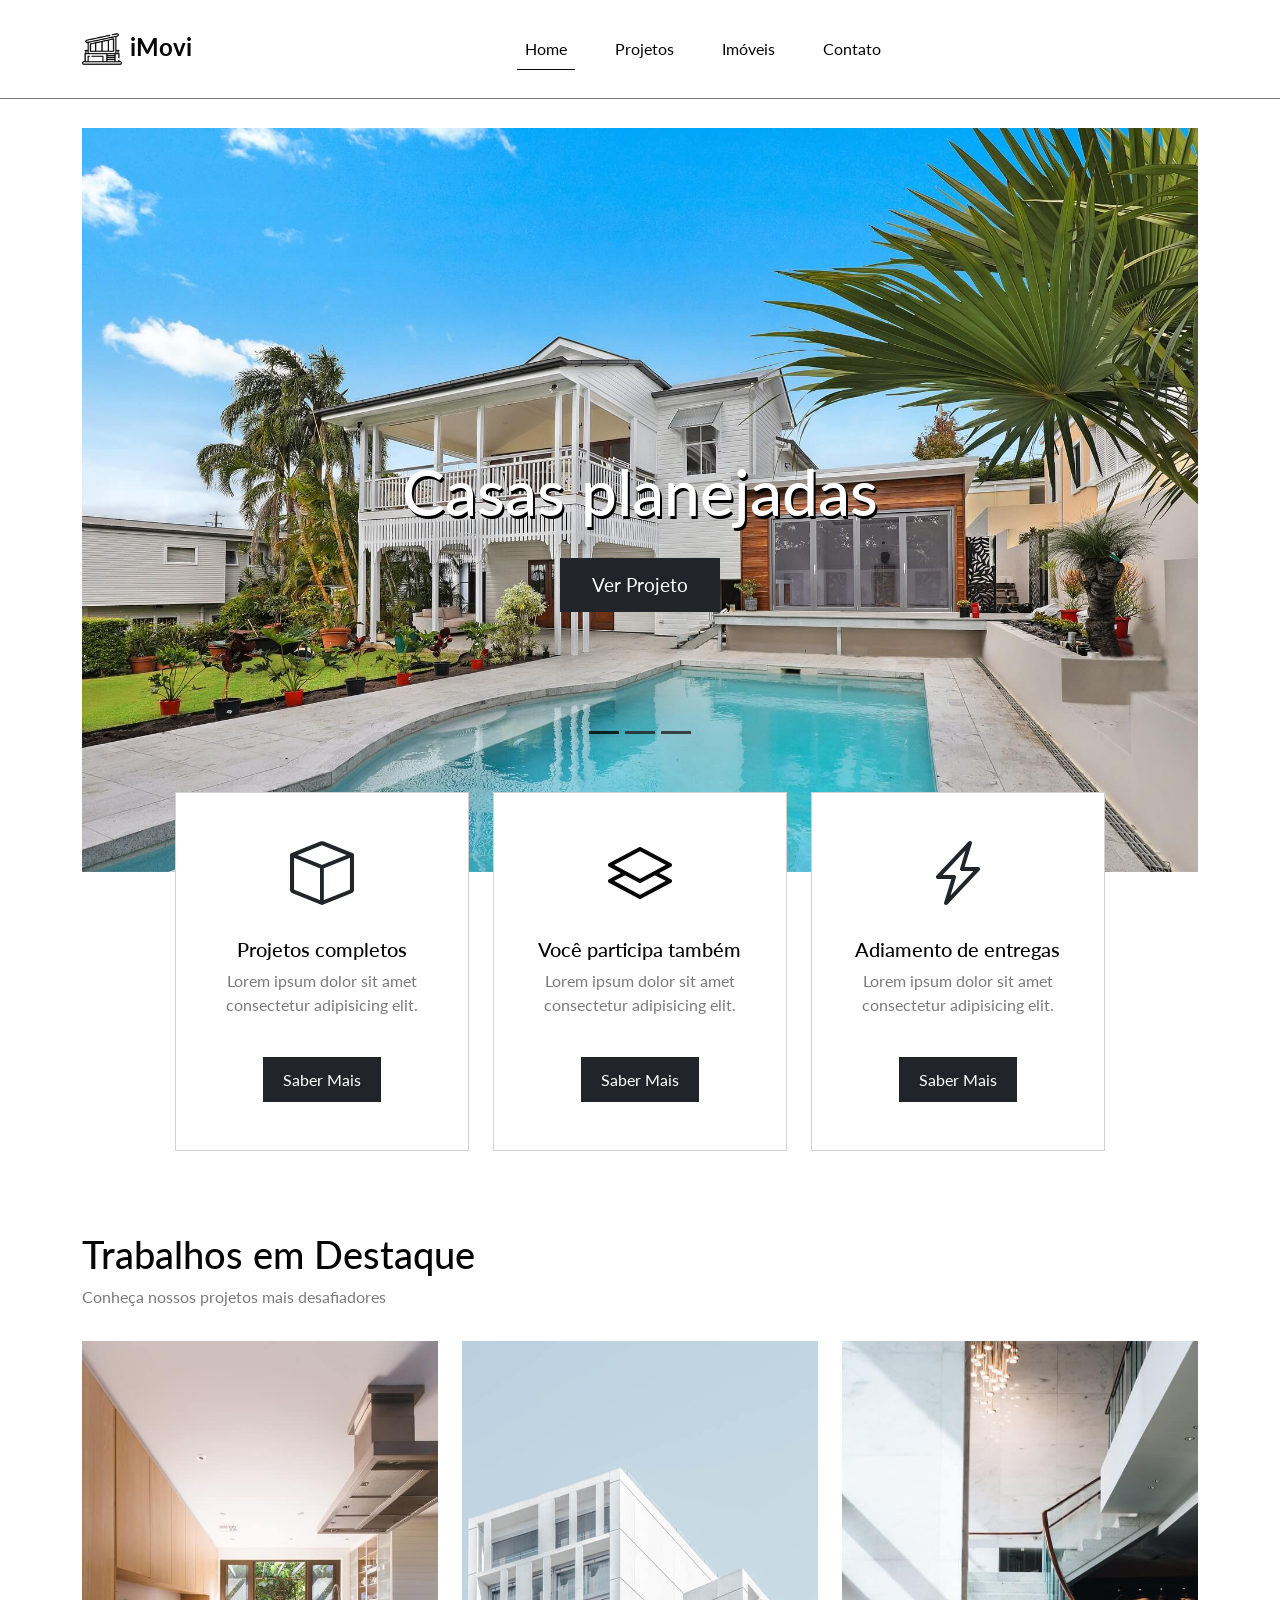
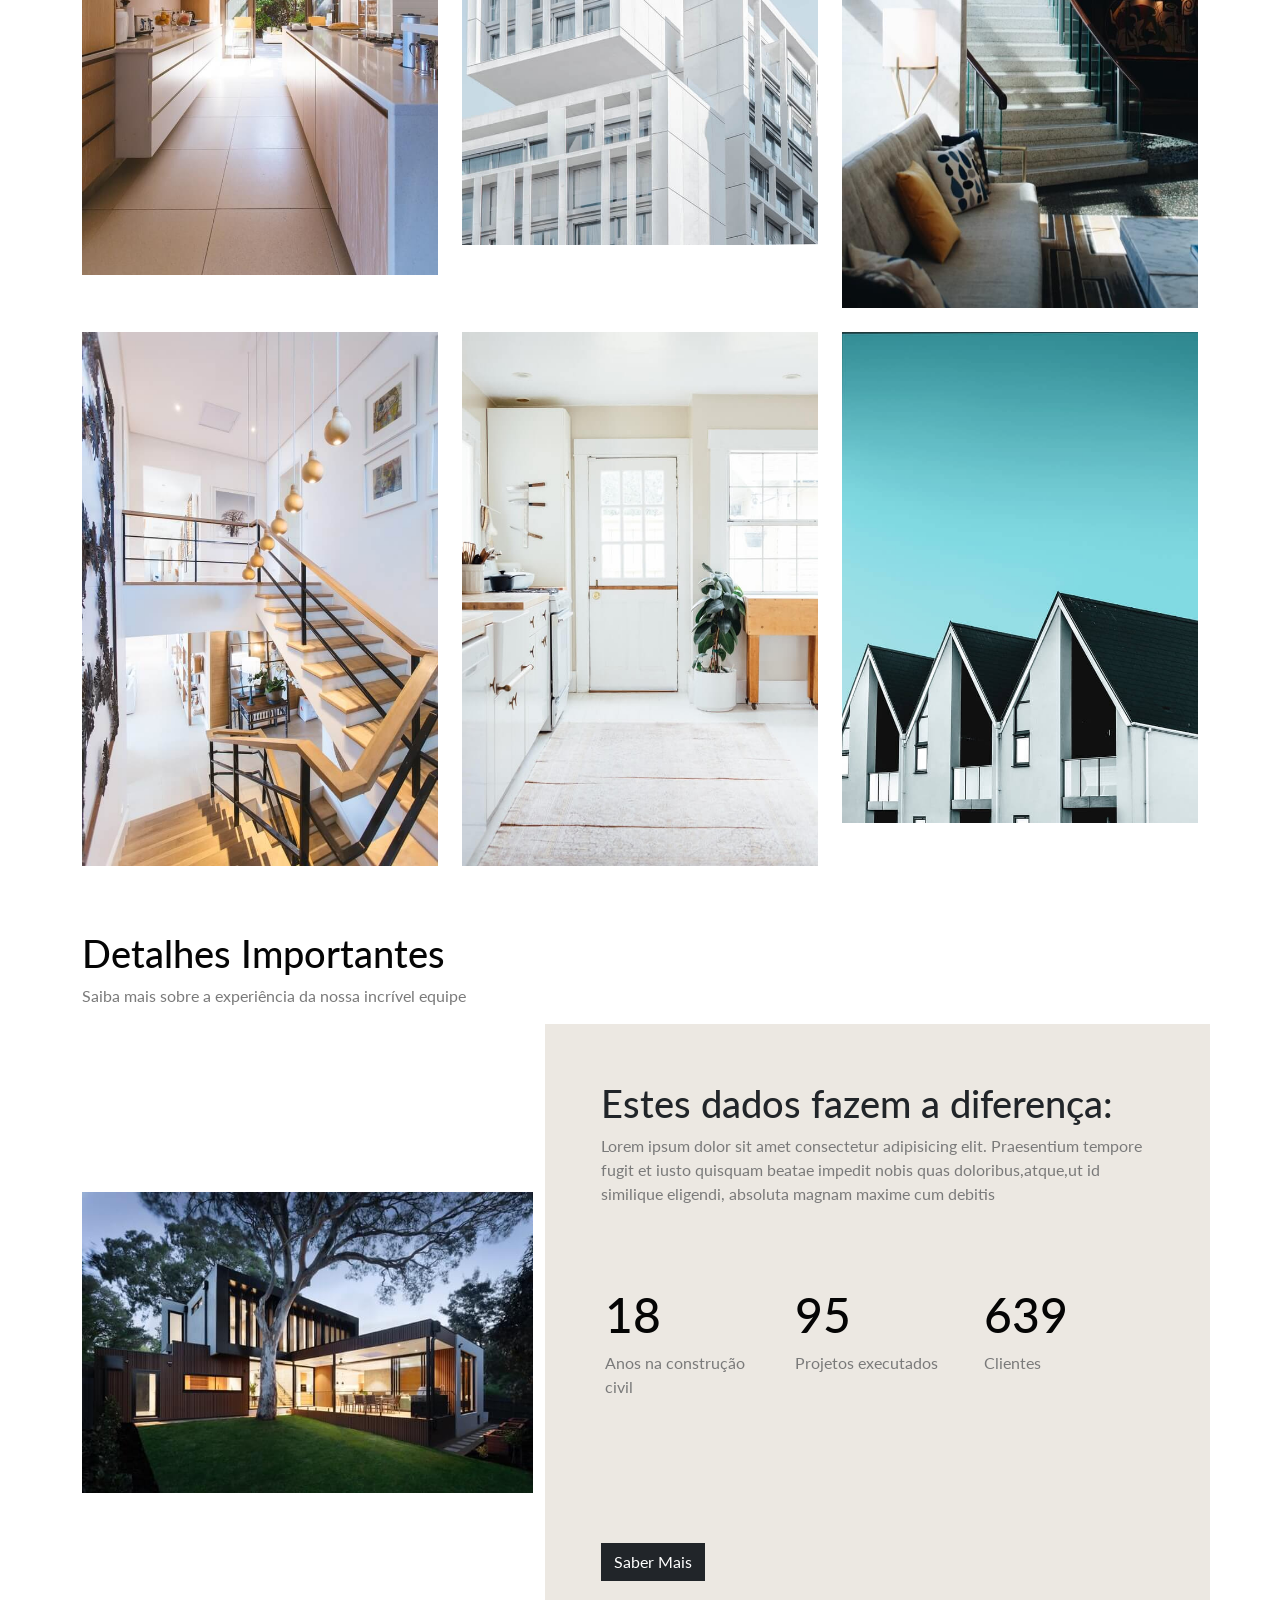
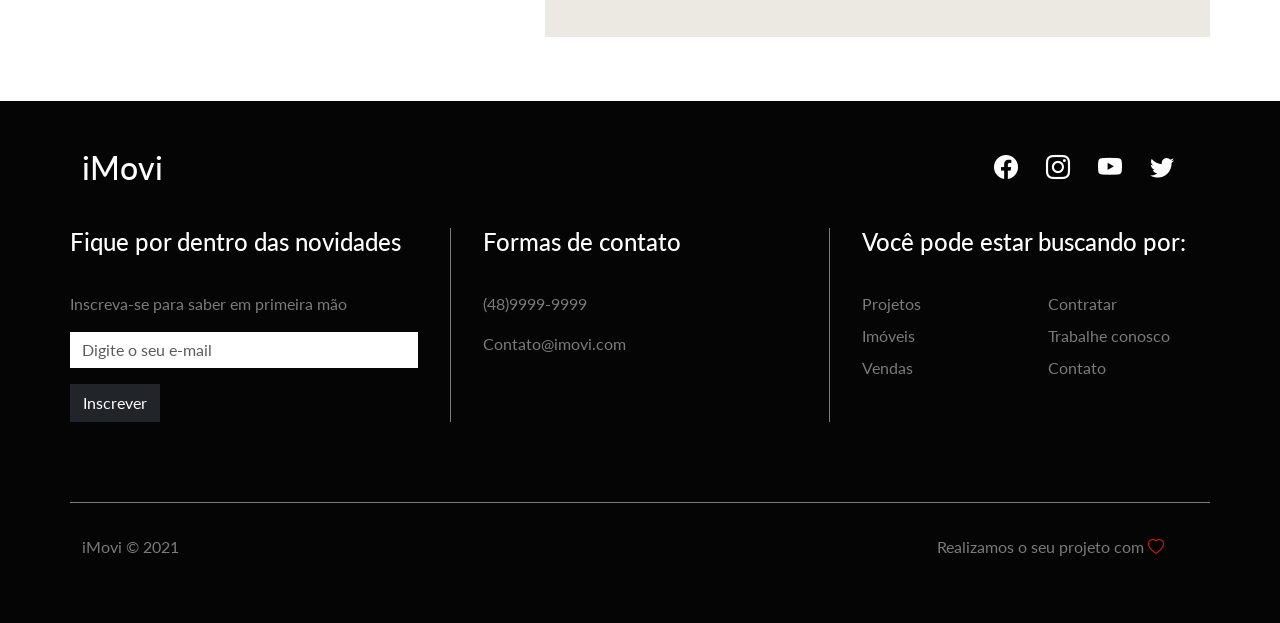
<file: ex13_projeto_imovi/index.html>
<!DOCTYPE html>
<html lang="pt-br">
  <head>
    <meta charset="UTF-8" />
    <meta http-equiv="X-UA-Compatible" content="IE=edge" />
    <meta name="viewport" content="width=device-width, initial-scale=1.0" />
    <title>iMovi</title>
    <link rel="shortcut icon" href="img/favicon.ico" type="image/x-icon" />
    <!-- Google fonts Lato -->
    <link rel="preconnect" href="https://fonts.googleapis.com" />
    <link rel="preconnect" href="https://fonts.gstatic.com" crossorigin />
    <link
      href="https://fonts.googleapis.com/css2?family=Lato:ital,wght@0,100;0,300;0,400;0,700;0,900;1,100;1,300;1,400;1,700;1,900&display=swap"
      rel="stylesheet"
    />
    <!-- CSS Bootstrap -->
    <link
      href="https://cdn.jsdelivr.net/npm/bootstrap@5.0.2/dist/css/bootstrap.min.css"
      rel="stylesheet"
      integrity="sha384-EVSTQN3/azprG1Anm3QDgpJLIm9Nao0Yz1ztcQTwFspd3yD65VohhpuuCOmLASjC"
      crossorigin="anonymous"
    />
    <!-- Bootstrap Icons -->
    <link
      rel="stylesheet"
      href="https://cdn.jsdelivr.net/npm/bootstrap-icons@1.5.0/font/bootstrap-icons.css"
    />
    <!-- CSS do projeto -->
    <link rel="stylesheet" href="css/styles.css" />
    <!-- JavaScript Bootstrap -->
    <script
      src="https://cdn.jsdelivr.net/npm/bootstrap@5.0.2/dist/js/bootstrap.bundle.min.js"
      integrity="sha384-MrcW6ZMFYlzcLA8Nl+NtUVF0sA7MsXsP1UyJoMp4YLEuNSfAP+JcXn/tWtIaxVXM"
      crossorigin="anonymous"
    ></script>
  </head>
  <body>
    <!-- NAVBAR -->
    <nav class="navbar navbar-expand-lg fixed-top bg-primary-color" id="navbar">
      <div class="container py-3">
        <a class="navbar-brand" href="#">
          <img src="img/imovi-icon.png" alt="iMovi" />
          <span>iMovi</span>
        </a>
        <button 
          class="navbar-toggler"
          type="button"
          data-bs-toggle="collapse"
          data-bs-target="#navbar-items"
          aria-controls="navbar-items"
          aria-expanded="false"
          aria-label="Toggle navigation"
        >
          <i class="bi bi-list"></i>
        </button>
        <div class="collapse navbar-collapse" id="navbar-items">
          <ul class="navbar-nav me-auto mb-2 mb-lg-0">
            <li class="nav-item">
              <a class="nav-link active" aria-current="page" href="#">Home</a>
            </li>
            <li class="nav-item">
              <a class="nav-link" href="#">Projetos</a>
            </li>
            <li class="nav-item">
              <a class="nav-link" href="#">Imóveis</a>
            </li>
            <li class="nav-item">
              <a class="nav-link" href="#">Contato</a>
            </li>
          </ul>
        </div>
      </div>
    </nav>
    <!-- SLIDER -->
    <div class="container" id="slider-container">
      <div id="slider" class="carousel slide" data-bs-ride="carousel">
        <div class="carousel-indicators">
          <button
            type="button"
            data-bs-target="#slider"
            data-bs-slide-to="0"
            class="active"
            aria-current="true"
            aria-label="Slide 1"
          ></button>
          <button
            type="button"
            data-bs-target="#slider"
            data-bs-slide-to="1"
            aria-label="Slide 2"
          ></button>
          <button
            type="button"
            data-bs-target="#slider"
            data-bs-slide-to="2"
            aria-label="Slide 3"
          ></button>
        </div>
        <div class="carousel-inner">
          <div class="carousel-item active">
            <img src="img/banner-1.jpg" class="d-block w-100" alt="Casa 1" />
            <div class="carousel-caption">
              <h5>Casas planejadas</h5>
              <a href="#" class="btn btn-dark">Ver Projeto</a>
            </div>
          </div>
          <div class="carousel-item">
            <img src="img/banner-2.jpg" class="d-block w-100" alt="Casa 2" />
            <div class="carousel-caption">
              <h5>Projetos Complexos</h5>
              <a href="#" class="btn btn-dark">Ver Projeto</a>
            </div>
          </div>
          <div class="carousel-item">
            <img src="img/banner-3.jpg" class="d-block w-100" alt="Casa 3" />
            <div class="carousel-caption">
              <h5>Projetos Inovadores</h5>
              <a href="#" class="btn btn-dark">Ver Projeto</a>
            </div>
          </div>
        </div>
        <button
          class="carousel-control-prev"
          type="button"
          data-bs-target="#slider"
          data-bs-slide="prev"
        >
          <i class="bi bi-chevron-compact-left"></i>
          <span class="visually-hidden">Previous</span>
        </button>
        <button
          class="carousel-control-next"
          type="button"
          data-bs-target="#slider"
          data-bs-slide="next"
        >
          <i class="bi bi-chevron-compact-right"></i>
          <span class="visually-hidden">Next</span>
        </button>
      </div>
      <div class="col-12 col-md-10 offset-md-1" id="mini-banners">
        <div class="row">
          <div class="col-12 col-md-4">
            <div class="card text-center">
              <i class="bi bi-box bg-primary-color"></i>
              <div class="card-body">
                <h5 class="card-title primary-color">Projetos completos</h5>
                <p class="card-text secondary-color">
                  Lorem ipsum dolor sit amet consectetur adipisicing elit.
                </p>
                <a href="#" class="btn btn-dark">Saber Mais</a>
              </div>
            </div>
          </div>
          <div class="col-12 col-md-4">
            <div class="card text-center">
              <i class="bi bi-layers primary-color"></i>
              <div class="card-body">
                <h5 class="card-title primary-color">Você participa também</h5>
                <p class="card-text secondary-color">
                 Lorem ipsum dolor sit amet consectetur adipisicing elit.

                </p>
                <a href="#" class="btn btn-dark">Saber Mais</a>
              </div>
            </div>
          </div>
          <div class="col-12 col-md-4">
            <div class="card text-center">
              <i class="bi bi-lightning-charge"></i>
              <div class="card-body primary-color">
                <h5 class="card-title primary-color">
                  Adiamento de entregas
                </h5>
                <p class="card-text secondary-color">
                  Lorem ipsum dolor sit amet consectetur adipisicing elit.
                </p>
                <a href="#" class="btn btn-dark">Saber Mais</a>
              </div>
            </div>
          </div>
        </div>
      </div>
    </div>
    <!-- DESTAQUES -->
    <div class="container" id="featured-container">
      <div class="col-12">
        <h2 class="title primary-color">Trabalhos em Destaque</h2>
        <p class="subtitle secondary-color">
          Conheça nossos projetos mais desafiadores
        </p>
      </div>
      <div class="col-12" id="featured-images">
        <div class="row g-4">
          <div class="col-12 col-md-4">
            <img src="img/project-1.jpg" alt="projeto 1" class="img-fluid" />
            <div class="banner-content">
              <p class="secondary-color">Categoria</p>
              <h3>Nome do Projeto</h3>
            </div>
          </div>
          <div class="col-12 col-md-4">
            <img src="img/project-2.jpg" alt="projeto 2" class="img-fluid" />
            <div class="banner-content">
              <p class="secondary-color">Categoria</p>
              <h3>Nome do Projeto</h3>
            </div>
          </div>
          <div class="col-12 col-md-4">
            <img src="img/project-3.jpg" alt="projeto 3" class="img-fluid" />
            <div class="banner-content">
              <p class="secondary-color">Categoria</p>
              <h3>Nome do Projeto</h3>
            </div>
          </div>
          <div class="col-12 col-md-4">
            <img src="img/project-4.jpg" alt="projeto 4" class="img-fluid" />
            <div class="banner-content">
              <p class="secondary-color">Categoria</p>
              <h3>Nome do Projeto</h3>
            </div>
          </div>
          <div class="col-12 col-md-4">
            <img src="img/project-5.jpg" alt="projeto 5" class="img-fluid" />
            <div class="banner-content">
              <p class="secondary-color">Categoria</p>
              <h3>Nome do Projeto</h3>
            </div>
          </div>
          <div class="col-12 col-md-4">
            <img src="img/project-6.jpg" alt="projeto 6" class="img-fluid" />
            <div class="banner-content">
              <p class="secondary-color">Categoria</p>
              <h3>Nome do Projeto</h3>
            </div>
          </div>
        </div>
      </div>
    </div>
    <!-- INFO -->
    <div class="container" id="info-container">
      <div class="col-12">
        <h2 class="title primary-color">Detalhes Importantes</h2>
        <p class="subtitle secondary-color">
          Saiba mais sobre a experiência da nossa incrível equipe
        </p>
      </div>
      <div class="col-12">
        <div class="row">
          <div class="col-12 col-md-5" id="info-banner">
            <img src="img/infobanner.jpg" alt="Informações" class="img-fluid" />
          </div>
          <div class="col-12 col-md-7 bg-secondary-color" id="info-content">
            <div class="row">
              <div class="col-12">
                <h2 class="title">Estes dados fazem a diferença:</h2>
                <p class="subtitle secondary-color">
                                    Lorem ipsum dolor sit amet consectetur adipisicing elit.
                  Praesentium tempore fugit et iusto quisquam beatae impedit nobis quas doloribus,atque,ut id similique eligendi, absoluta magnam maxime cum debitis
                </p>
              </div>
              <div class="col-12" id="info-numbers">
                <div class="row">
                  <div class="col-4">
                    <h3 class="primary-color">18</h3>
                    <p class="secondary-color">Anos na construção civil</p>
                  </div>
                  <div class="col-4">
                    <h3 class="primary-color">95</h3>
                    <p class="secondary-color">Projetos executados</p>
                  </div>
                  <div class="col-4">
                    <h3 class="primary-color">639</h3>
                    <p class="secondary-color">Clientes</p>
                  </div>
                </div>
              </div>
              <div class="col-12">
                <a class="btn btn-dark">Saber Mais</a>
              </div>
            </div>
          </div>
        </div>
      </div>
    </div>
    <!-- FOOTER -->
    <footer class="container-fluid bg-dark-color" id="footer">
      <div class="container">
        <div class="row">
          <!-- FOOTER TOP -->
          <div class="col-12" id="footer-top">
            <div class="row justify-content-between">
              <div class="col-4">
                <h2>
                  iMovi
                </h2>
              </div>
              <div class="col-4" id="social-icons">
                <i class="bi bi-facebook"></i>
                <i class="bi bi-instagram"></i>
                <i class="bi bi-youtube"></i>
                <i class="bi bi-twitter"></i>
              </div>
            </div>
          </div>
          <!-- FOOTER DETAILS -->
          <div class="col-12" id="footer-details">
            <div class="row">
              <div class="col-12 col-md-4" id="news-container">
                <h4>Fique por dentro das novidades</h4>
                <p class="secondary-color">
                  Inscreva-se para saber em primeira mão
                </p>
                <form>
                  <div class="mb-3">
                    <input
                      type="email"
                      class="form-control"
                      placeholder="Digite o seu e-mail"
                    />
                  </div>
                  <button class="btn btn-dark">Inscrever</button>
                </form>
              </div>
              <div class="col-12 col-md-4" id="contact-container">
                <h4>Formas de contato</h4>
                <p class="secondary-color">(48)9999-9999</p>
                <p class="secondary-color">Contato@imovi.com</p>
              </div>
              <div class="col-12 col-md-4" id="links-container">
                <div class="row">
                  <h4>Você pode estar buscando por:</h4>
                  <div class="col-6">
                    <ul class="list-unstyled">
                      <li><a href="#" class="secondary-color">Projetos</a></li>
                      <li><a href="#" class="secondary-color">Imóveis</a></li>
                      <li><a href="#" class="secondary-color">Vendas</a></li>
                    </ul>
                  </div>
                  <div class="col-6">
                    <ul class="list-unstyled">
                      <li><a href="#" class="secondary-color">Contratar</a></li>
                      <li>
                        <a href="#" class="secondary-color">Trabalhe conosco</a>
                      </li>
                      <li><a href="#" class="secondary-color">Contato</a></li>
                    </ul>
                  </div>
                </div>
              </div>
            </div>
          </div>
          <!-- FOOTER BOTTOM -->
          <div class="col-12" id="footer-bottom">
            <div class="row justify-content-between">
              <div class="col-12 col-md-3">
                <p class="secondary-color">iMovi &copy; 2021</p>
              </div>
              <div class="col-12 col-md-3">
                <p class="secondary-color">
                  Realizamos o seu projeto com
                  <i class="bi bi-heart"></i>
                </p>
              </div>
            </div>
          </div>
        </div>
      </div>
    </footer>
  </body>
</html>
</file>
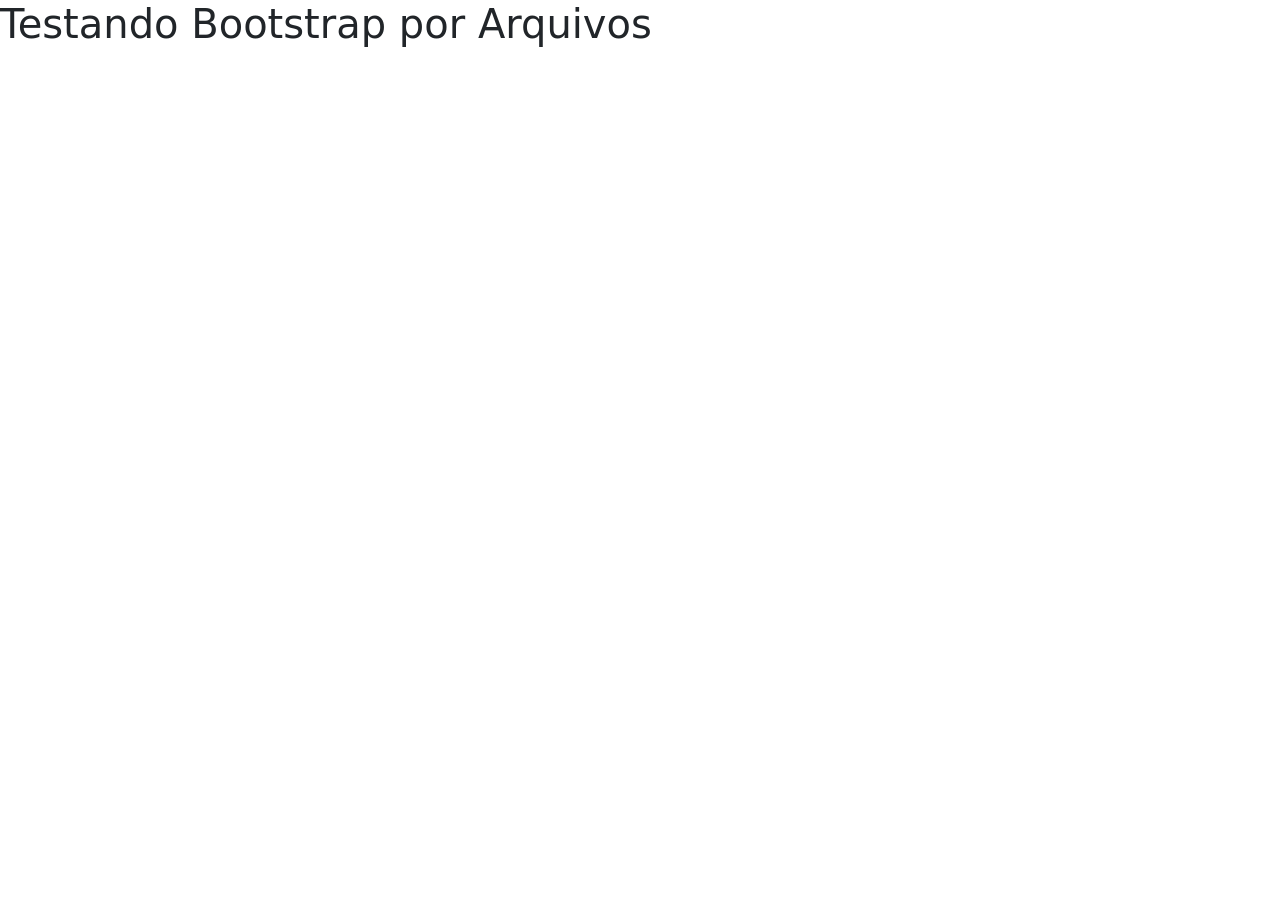
<file: ex1a_instalacao_arquivos/index.html>
<!DOCTYPE html>
<html lang="pt-br">
<head>
  <meta charset="UTF-8">
  <meta http-equiv="X-UA-Compatible" content="IE=edge">
  <meta name="viewport" content="width=device-width, initial-scale=1.0">
  <title>Bootstrap Arquivos</title>

  <!-- 1ª Digitação (Aqui) -->
<link rel="stylesheet" href="./css/bootstrap.min.css">
</head>
<body>
  
  <!-- 2ª Digitação (Aqui) -->
  <h1>Testando Bootstrap por Arquivos</h1>
  <script src="./js/bootstrap.bundle.min.js"></script>
</body>
</html>
</file>
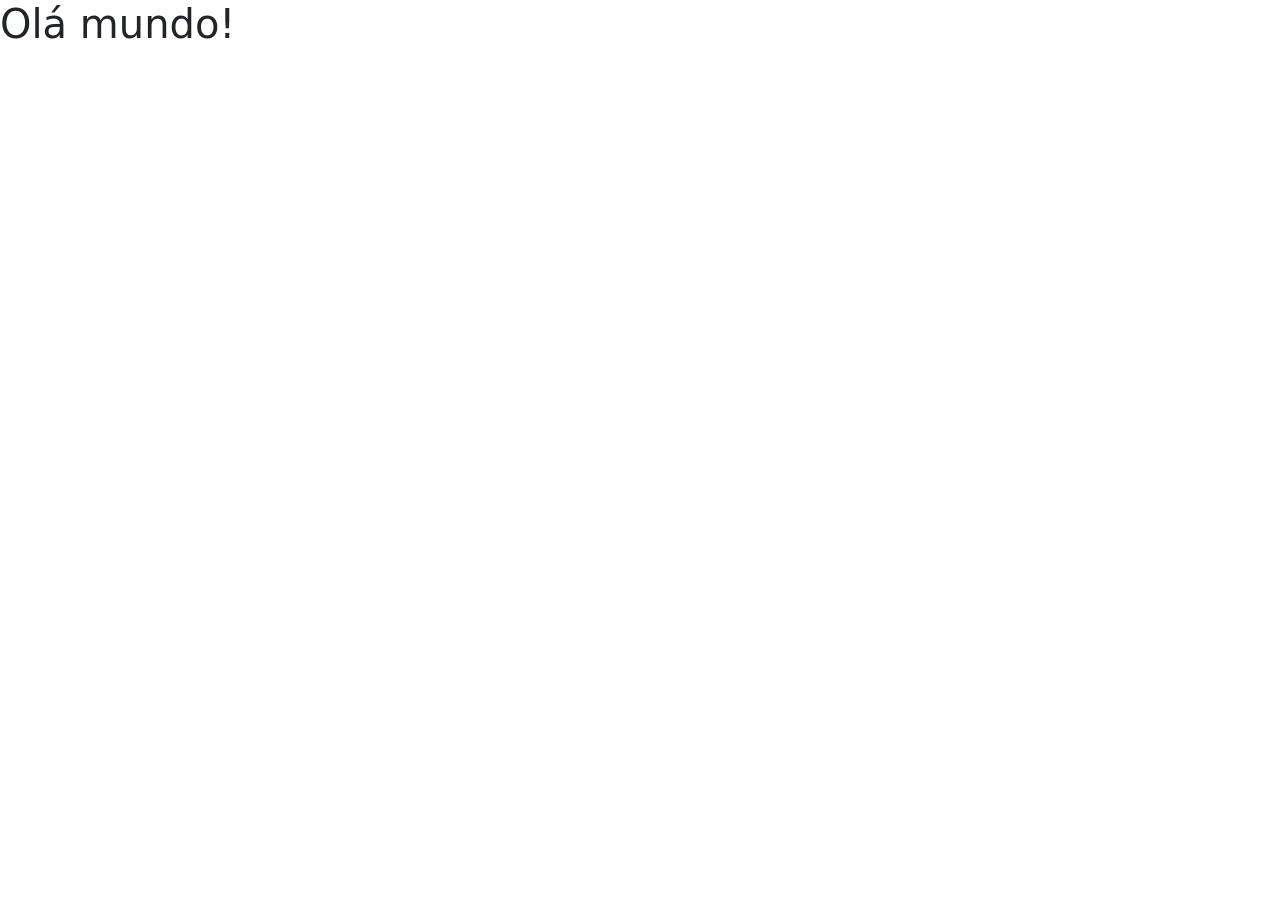
<file: ex1b__instalacao_npm/index.html>
<!DOCTYPE html>
<html lang="pt-br">
<head>
    <meta charset="UTF-8">
    <meta name="viewport" content="width=device-width, initial-scale=1.0">
    <title>Bootstrap com NPM</title>

    <!-- 1ª Digitação (Aqui) -->
     <link rel="stylesheet" href="node_modules/bootstrap/dist/css/bootstrap.css">

</head>
<body>
    
    <!-- Para instalar via NPM -->
    <!-- npm install bootstrap@5.3.3 -->

    <!-- 2ª Digitação (Aqui) -->
    <h1>Olá mundo!</h1>
</body>
</html>
</file>
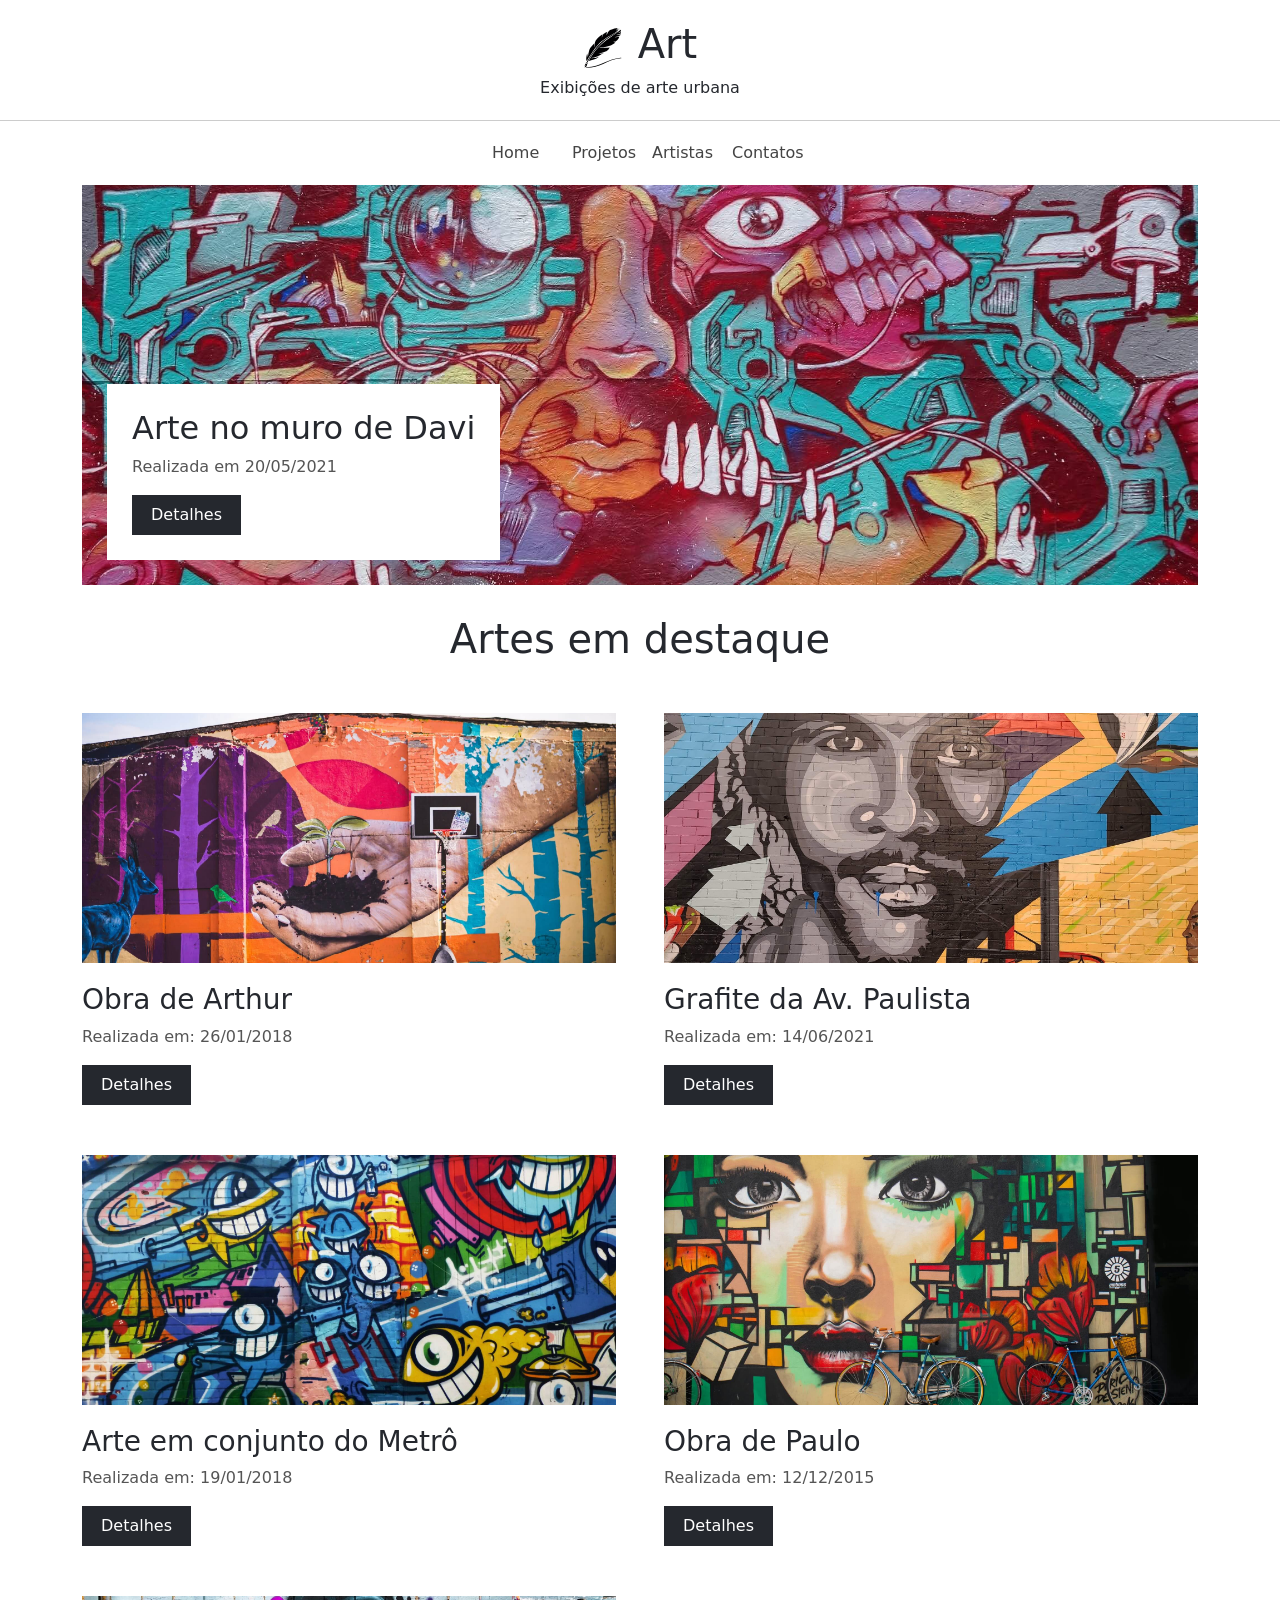
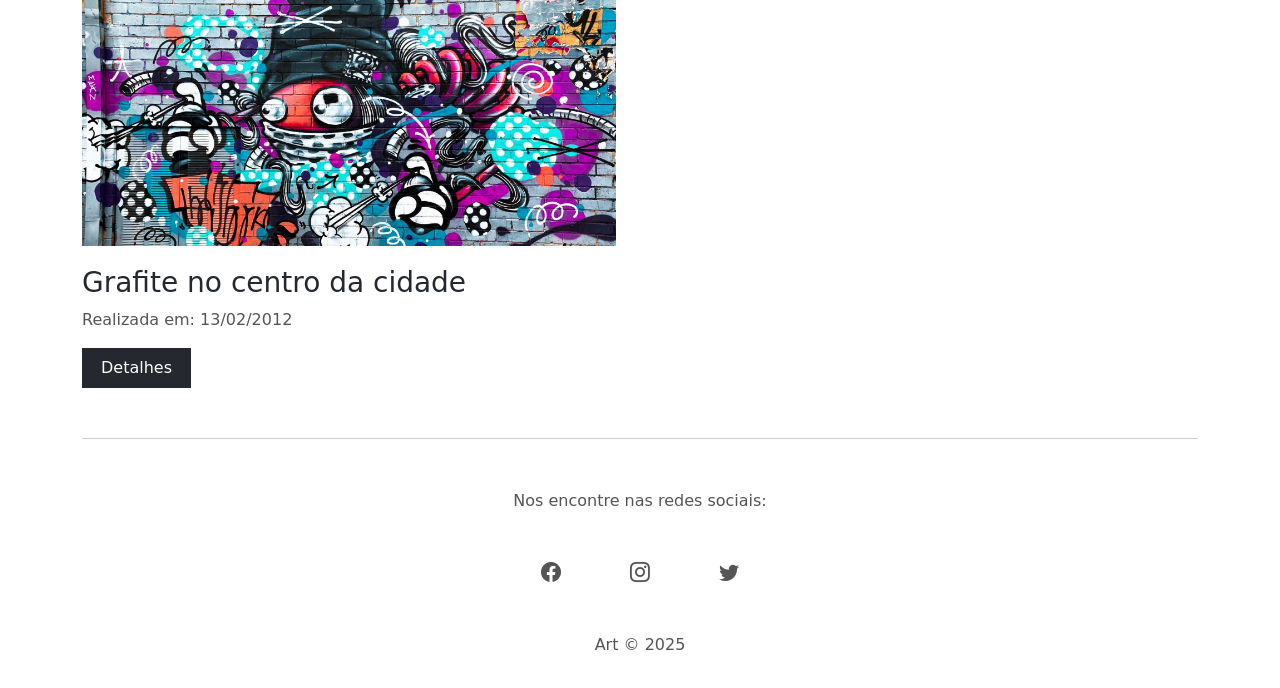
<file: ex11_projeto_art/Art_(Alunos)/index.html>
<!DOCTYPE html>
<html lang="pt-br">
<head>
  <meta charset="UTF-8">
  <meta http-equiv="X-UA-Compatible" content="IE=edge">
  <meta name="viewport" content="width=device-width, initial-scale=1.0">
  <!-- Fav icon -->
  <link rel="shortcut icon" href="img/favicon.ico" type="image/x-icon">
  <!-- Bootstrap -->
  <link href="https://cdn.jsdelivr.net/npm/bootstrap@5.3.3/dist/css/bootstrap.min.css" rel="stylesheet">
  <!-- Bootstrap ícones -->
  <link rel="stylesheet" href="https://cdn.jsdelivr.net/npm/bootstrap-icons@1.11.3/font/bootstrap-icons.css">
  <!-- CSS -->
  <link rel="stylesheet" href="css/styles.css">
  <title>Art</title>
</head>
<body>
  <!-- HEADER -->
   <div class="container-fluid">
    <header id="header" class="row">
      <div id="logo-container">
        <img id="logo" src="img/art_logo.svg" alt="Art">
        <h1>Art</h1>
      </div>
      <p>Exibições de arte urbana</p>
    </header>
    <nav id="navbar" class="container">
      <div class="row justify-content-center">
        <a href="#">Home</a>
        <a href="#">Projetos</a>
        <a href="#">Artistas</a>
        <a href="#">Contatos</a>
      </div>
    </nav>
   </div>
   <!-- MAIN IMAGE -->
    <div class="container" id="main-image-container">
      <div class="main-image center-image">
        <div class="main-image-info">
          <h2>Arte no muro de Davi</h2>
          <p class="secondary-color">Realizada em 20/05/2021</p>
          <a class="btn" href="#">Detalhes</a>
        </div>
      </div>
    </div>
    <!-- GALLERY -->
     <div class="container" id="gallery-container">
      <div class="col-12">
        <h1>Artes em destaque</h1>
      </div>
      <div class="row gx-md-5">
        <div class="col-xs-12 col-md-6">
          <div class="small-image-container center-image" id="img-2"></div>
          <h3>Obra de Arthur</h3>
          <p class="secondary-color">Realizada em: 26/01/2018</p>
          <a class="btn" href="#">Detalhes</a>
        </div>
        <div class="col-xs-12 col-md-6">
          <div class="small-image-container center-image" id="img-3"></div>
          <h3>Grafite da Av. Paulista</h3>
          <p class="secondary-color">Realizada em: 14/06/2021</p>
          <a class="btn" href="#">Detalhes</a>
        </div>
        <div class="col-xs-12 col-md-6">
          <div class="small-image-container center-image" id="img-4"></div>
          <h3>Arte em conjunto do Metrô</h3>
          <p class="secondary-color">Realizada em: 19/01/2018</p>
          <a class="btn" href="#">Detalhes</a>
        </div>
        <div class="col-xs-12 col-md-6">
          <div class="small-image-container center-image" id="img-5"></div>
          <h3>Obra de Paulo</h3>
          <p class="secondary-color">Realizada em: 12/12/2015</p>
          <a class="btn" href="#">Detalhes</a>
        </div>
        <div class="col-xs-12 col-md-6">
          <div class="small-image-container center-image" id="img-6"></div>
          <h3>Grafite no centro da cidade</h3>
          <p class="secondary-color">Realizada em: 13/02/2012</p>
          <a class="btn" href="#">Detalhes</a>
        </div>
      </div>
      <footer class="container">
        <p class="secondary-color">Nos encontre nas redes sociais:</p>
        <div class="row justify-content-center" id="social-icons-container">
          <div class="col-1">
            <a href="#"><i class="bi bi-facebook secondary-color"></i></a>
          </div>
          <div class="col-1">
            <a href="#"><i class="bi bi-instagram secondary-color"></i></a>
          </div>
          <div class="col-1">
            <a href="#"><i class="bi bi-twitter secondary-color"></i></a>
          </div>
        </div>
        <p class="secondary-color">Art &copy; 2025</p>
      </footer>
     </div>
</body>
</html>
</file>
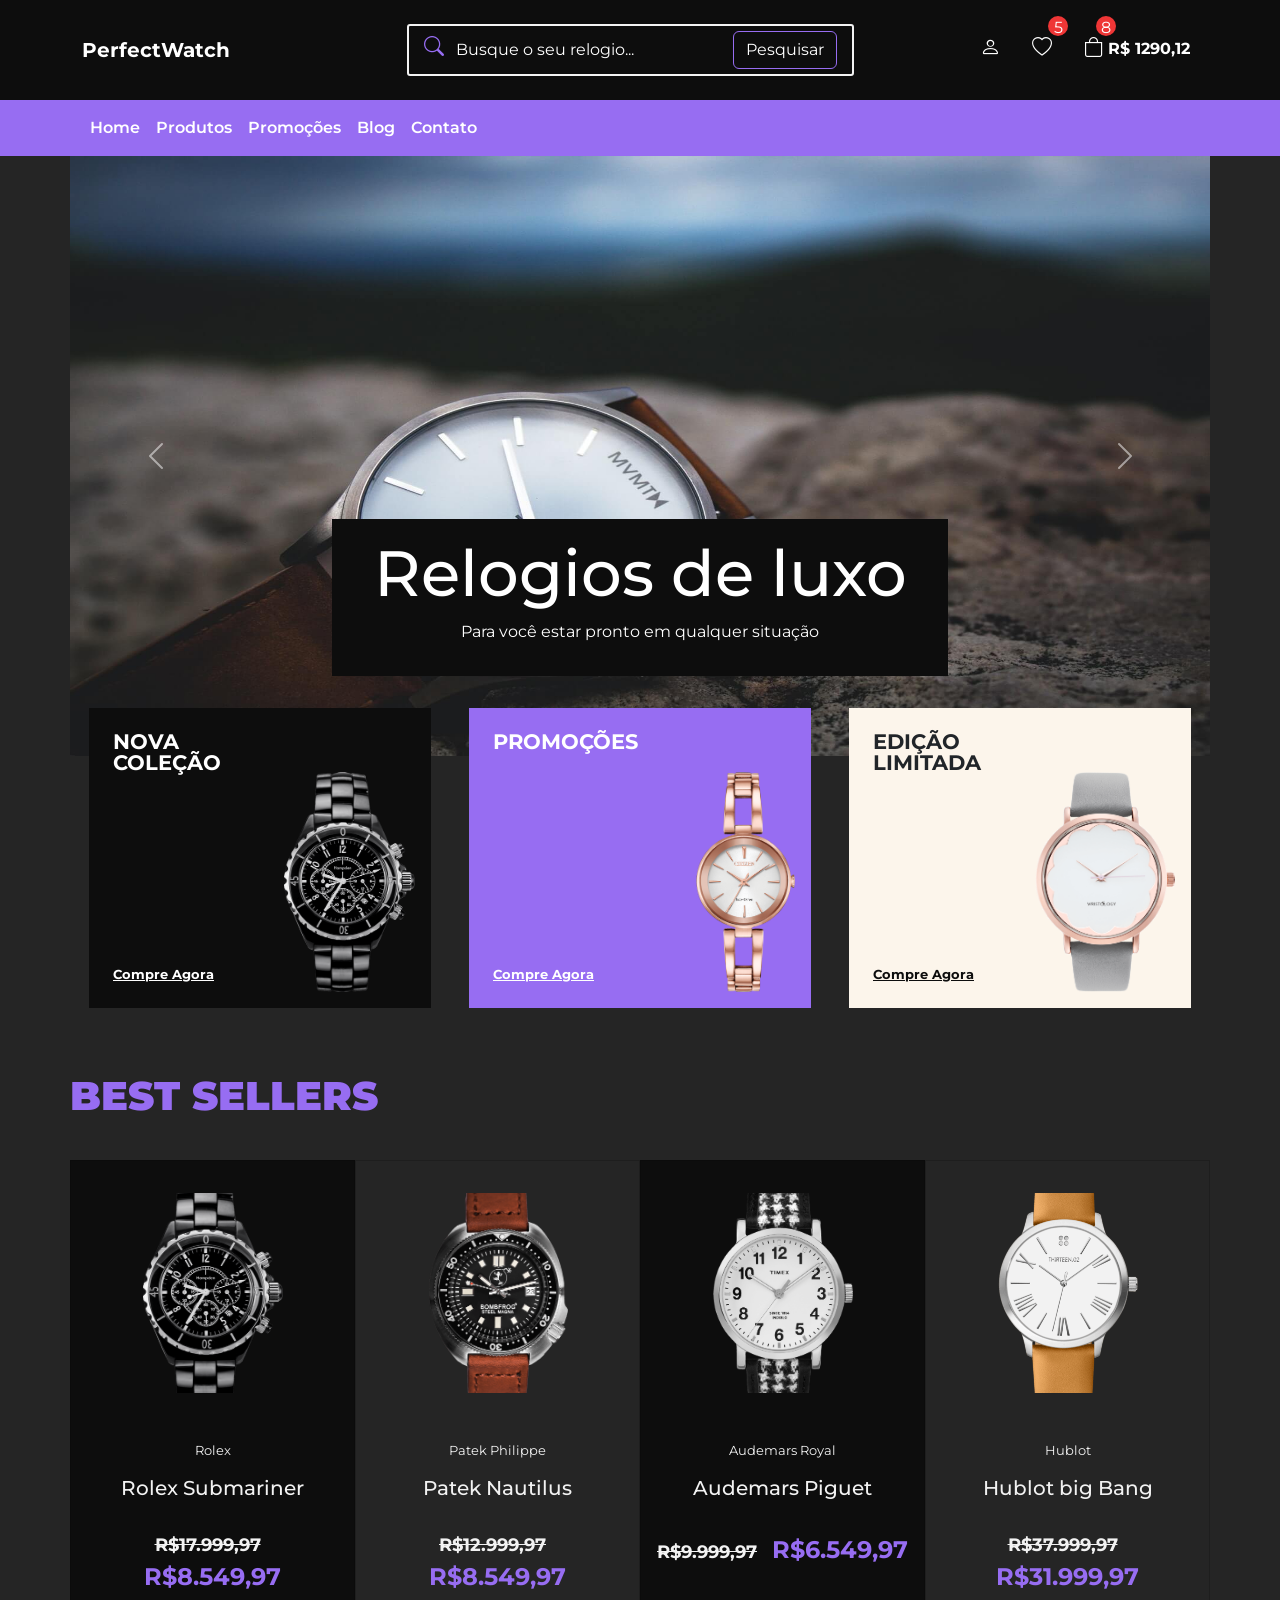
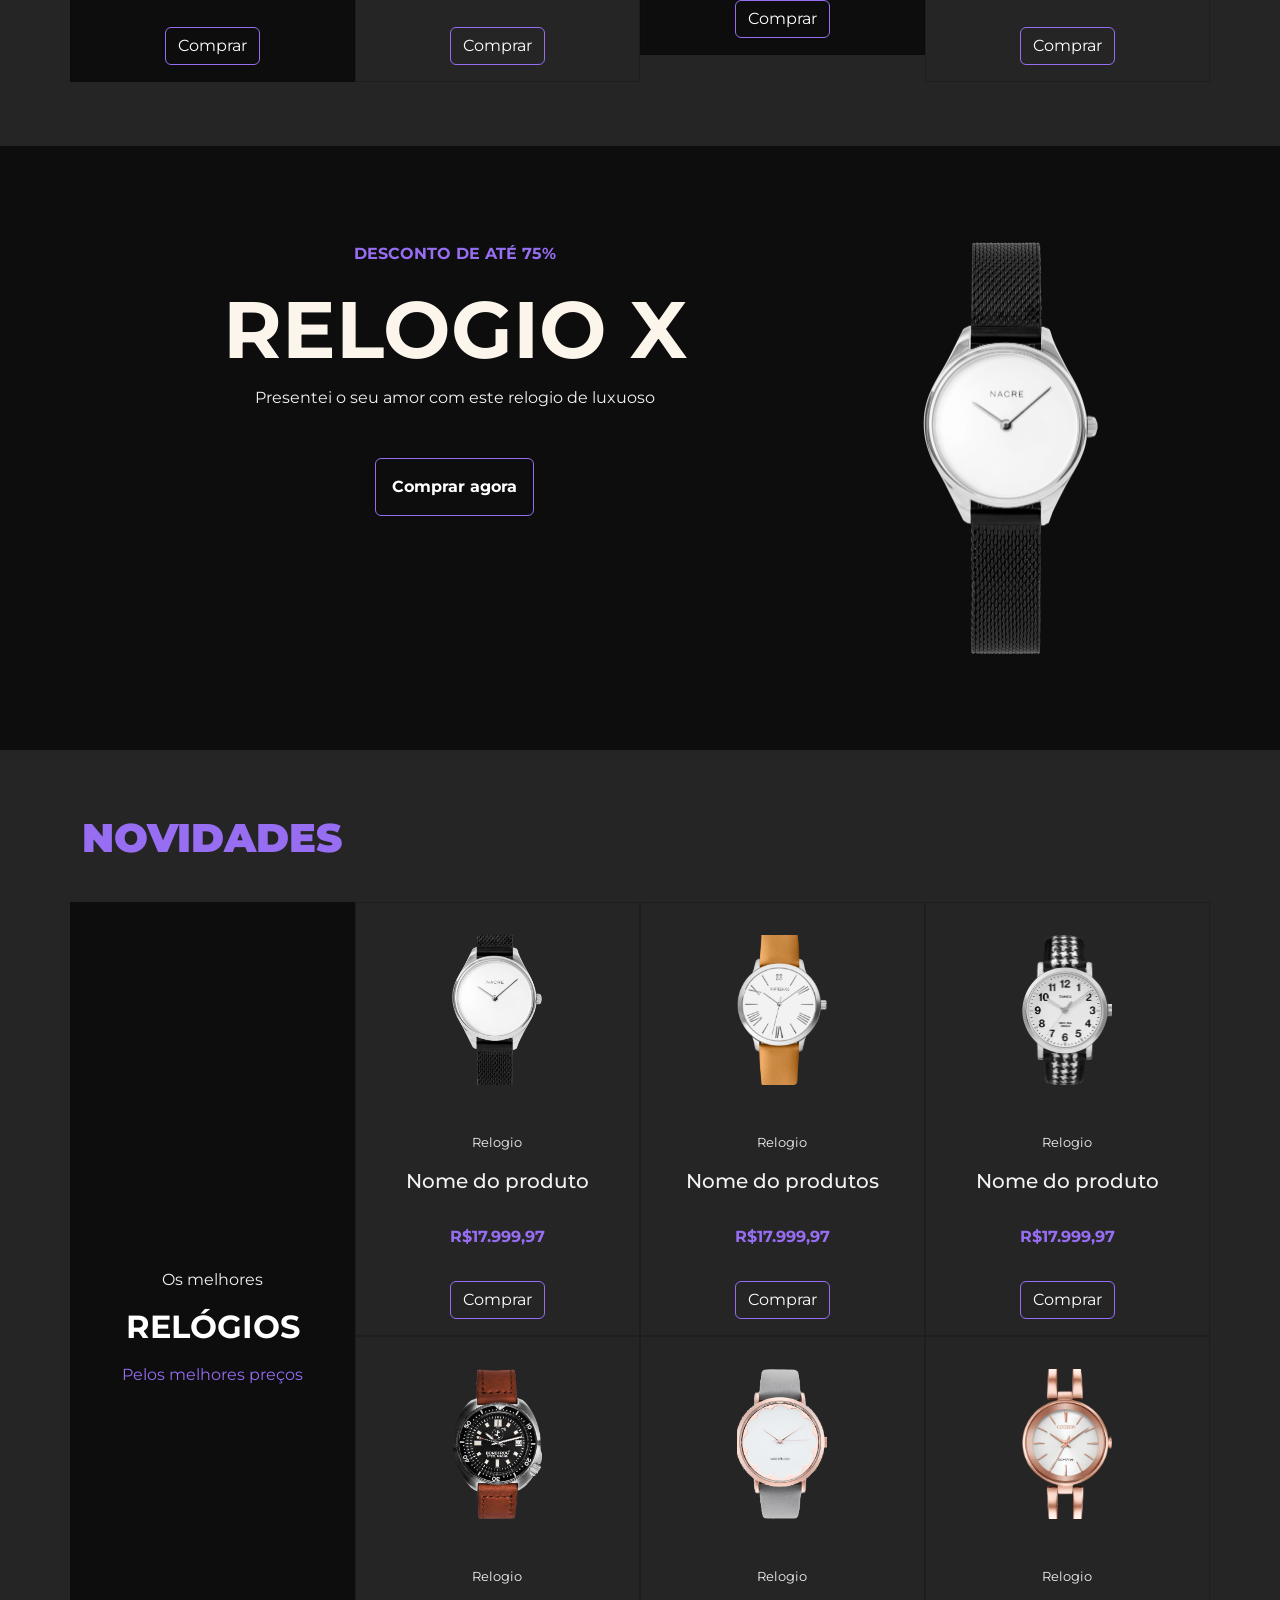
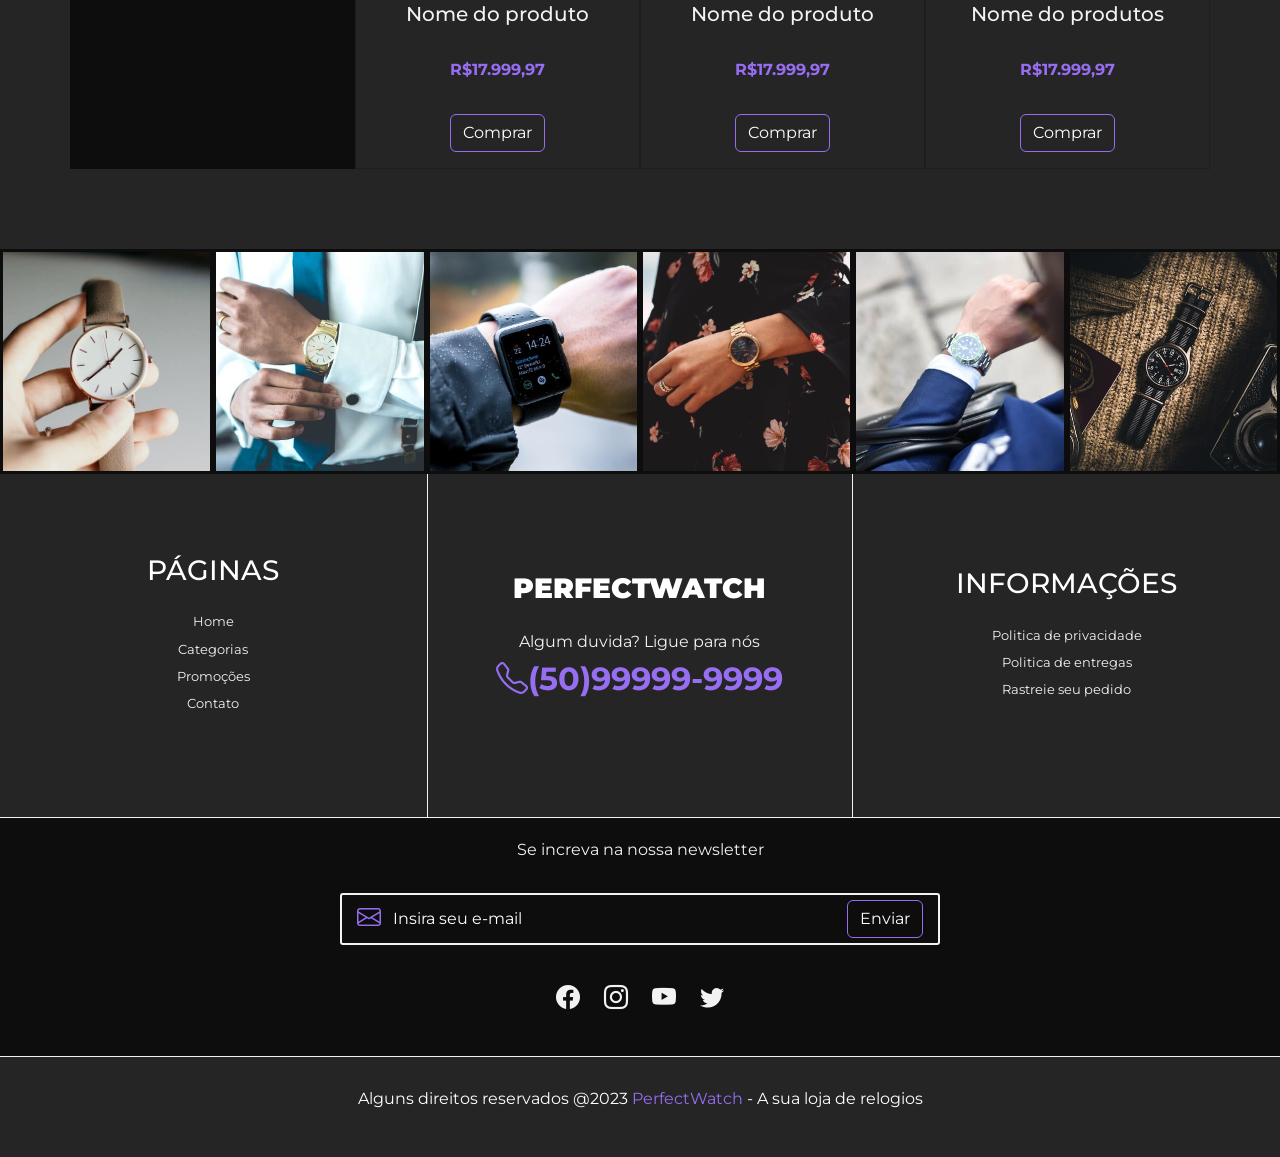
<file: ex12_projeto-perfectwatch/PerfectWatch (Completo)/PerfectWatch (Completo)/index.html>
<!DOCTYPE html>
<html lang="pt-br">
<head>
  <meta charset="UTF-8">
  <meta http-equiv="X-UA-Compatible" content="IE=edge">
  <meta name="viewport" content="width=device-width, initial-scale=1.0">
  <title>PerfectWatch</title>

  <!-- Favicon -->
  <link rel="shortcut icon" href="img/favicon.ico" type="image/x-icon">

  <!-- Google fonts -->
  <link rel="preconnect" href="https://fonts.googleapis.com">
  <link rel="preconnect" href="https://fonts.gstatic.com" crossorigin>
  <link href="https://fonts.googleapis.com/css2?family=Montserrat:ital,wght@0,100;0,200;0,300;0,400;0,500;0,600;0,700;0,800;0,900;1,100;1,200;1,300;1,400;1,500;1,600;1,700;1,800;1,900&display=swap" rel="stylesheet">

  <!-- Link (Bootstrap) -->
  <link href="https://cdn.jsdelivr.net/npm/bootstrap@5.3.1/dist/css/bootstrap.min.css" rel="stylesheet" integrity="sha384-4bw+/aepP/YC94hEpVNVgiZdgIC5+VKNBQNGCHeKRQN+PtmoHDEXuppvnDJzQIu9" crossorigin="anonymous">
  
  <!-- Link para (Bootstrap Icons) -->
  <link rel="stylesheet" href="https://cdn.jsdelivr.net/npm/bootstrap-icons@1.10.5/font/bootstrap-icons.css">

  <!-- Link CSS (Próprio) -->
  <link rel="stylesheet" href="css/styles.css">

  <!-- JavaScript Bundle with Popper -->
  <script src="https://cdn.jsdelivr.net/npm/bootstrap@5.3.1/dist/js/bootstrap.bundle.min.js" integrity="sha384-HwwvtgBNo3bZJJLYd8oVXjrBZt8cqVSpeBNS5n7C8IVInixGAoxmnlMuBnhbgrkm" crossorigin="anonymous" defer></script>
  
</head>
<body>
  <!-- NAVBAR -->
  <!-- Primeira barra de navegação -->
<nav class="navbar navbar-expand-lg destaque py-4 px-2" id="navbar">
  <div class="container">
    <!-- marca ou logo -->
     <a class="navbar-brand" href="#">PerfectWatch</a>

     <!-- itens da barra de navegação -->
      <div id="navbar-items">
        <div></div> <!--Espaço vazio, usdo para fazer a divisão do layout-->

        <!-- Formulario de busca  -->
         <form class="d-flex" id="search-form">
          <i class="bi bi-search primary-color"></i>
          <input class="form-control me-2" type="search" placeholder="Busque o seu relogio..." aria-label="Search">
          <button class="btn secondary-bg-color" type="submit">Pesquisar</button>
         </form>

         <!-- Icones da barra de navegação -->
          <ul class="navbar-nav mb-2 mb-lg-0">
            <li class="nav-item">
              <a class="nav-link" href="#">
                <i class="bi bi-person"></i>
              </a>
            </li>
            <li class="nav-item">
              <a class="nav-link" href="#">
                <i class="bi bi-heart"></i>
              </a>
              <span class="qty-info">5</span>
            </li>
            <li class="nav-item" id="bag-item">
              <a class="nav-link" href="#">
                <i class="bi bi-bag"></i>
                <b>R$ 1290,12</b>
              </a>
              <span class="qty-info">8</span>
            </li>
          </ul>
      </div>
    </div>
</nav>

<!-- Barra de navegação inferior -->
 <nav class="navbar navbar-expand-lg secondary-bg-color p-2" id="bottom-navbar-container">
  <div class="container">
    <!-- botão para mostrar/esconder o menu -->
     <button class="navbar-toggler" type="button" data-bs-toggle="collapse" data-bs-target="#bottom-navbar" aria-controls="bottom-navbar" aria-expanded="false" aria-label="toggle navigation">
      <i class="bi bi-list"></i>
     </button>

    <!-- itens do menu de navegação inferior -->
     <ul class="navbar-nav mb-2 mb-lg-0 collapse navbar-collapse" id="bottom-navbar">
      <li class="nav-item sobre">
        <a class="nav-link" href="#">
          Home
        </a>
      </li>
      <li class="nav-item sobre">
        <a class="nav-link" href="#">
          Produtos
        </a>
      </li>
      <li class="nav-item sobre">
        <a class="nav-link" href="#">
          Promoções
        </a>
      </li>
      <li class="nav-item sobre">
        <a class="nav-link" href="#">
          Blog
        </a>
      </li>
      <li class="nav-item sobre">
        <a class="nav-link" href="#">
          Contato
        </a>
      </li>
     </ul>
  </div>
 </nav>

 <!-- _____________________________________________________ -->

 <!-- BANNERS -->
  <div class="container" id="banners-container">
    <div id="slider" class="carousel slide" data-bs-ride="carousel">
      <div class="carousel-inner">
        <!-- primeiro slide do carousel -->
        <div class="carousel-item active">
          <img src="img/banner1.jpg" class="d-block w-100 img-fluid" alt="...">
          <div class="carousel-caption destaque">
            <h5>Relogios de luxo</h5>
            <p>Para você estar pronto em qualquer situação</p>
          </div>
        </div>
        <!-- segundo slide do carousel -->
        <div class="carousel-item">
          <img src="img/banner3.jpg" class="d-block w-100 img-fluid" alt="...">
          <div class="carousel-caption destaque">
            <h5>Linha Importada</h5>
            <p>Conheça os melhores relogios suíços, com pronta entrega.</p>
          </div>
        </div>
      </div>
      <!-- Botoes de controle para navegar entres slides -->
       <button class="carousel-control-prev" type="button" data-bs-target="#slider" data-bs-slide="prev">
        <span class="carousel-control-prev-icon" aria-hidden="true"></span>
        <span class="visually-hidden">Previous</span>
       </button>
       <button class="carousel-control-next" type="button" data-bs-target="#slider" data-bs-slide="next">
        <span class="carousel-control-next-icon" aria-hidden="true"></span>
        <span class="visually-hidden">Next</span>
       </button>
    </div>

    <!-- MINI BANNERS -->
     <div class="container" id="mini-banners">
      <!-- linha de mini banners -->
       <div class="row justify-content-around">
        <!-- mini banner 1 -->
         <div class="col-12 dark-bg-color" id="mini-banner-1">
          <h2>Nova Coleção</h2>
          <img src="img/relogio1.png" alt="Relogio 1">
          <a href="#">Compre Agora</a>
         </div>
         <!-- Mini banner 2 -->
          <div class="col-12 secondary-bg-color" id="mini-banner-2">
            <h2>Promoções</h2>
            <img src="img/relogio2.png" alt="Relogio 1">
            <a href="#">Compre Agora</a>
          </div>
          <!-- mini banner 3 -->
           <div class="col-12 light-bg-color" id="mini-banner-3">
            <h2 class="text-dark">Edição Limitada</h2>
            <a href="#">Compre Agora</a>
            <img src="img/relogio3.png" alt="Relogio 1">
           </div>
       </div>
     </div>
  </div>

  <!-- __________________________________________ -->
   <!-- BEST SELLERS -->

   <div class="container" id="best-sellers">
    <!-- titulo da seção -->
     <h2 class="title primary-color">Best Sellers</h2>

     <!-- Linha com os produtos best sellers -->
      <div class="row">
        <!-- primeiro produto -->
         <div class="col-12 col-md-3">
          <div class="card destaque">
            <img src="img/relogio1.png" class="card-img-top img-fluid" alt="relogio">
            <div class="card-body">
              <!-- categoria do produto -->
               <p class="card-category secondary-color">Rolex</p>
               <!-- titulo do produto -->
                <h5 class="card-title secondary-color">Rolex Submariner</h5>
                <p class="card-text primary-color">
                  <!-- preco original e preço com desconto do produto -->
                  <span class="original-price">R$17.999,97</span>
                  <span class="discount-price">R$8.549,97</span>
                </p>
                <!-- botão de compra do produto -->
                 <a href="#" class="btn btn-primary">Comprar</a>
            </div>
          </div>
         </div>
         <!-- segundo produto -->
           <div class="col-12 col-md-3">
          <div class="card primary-bg-color">
            <img src="img/relogio4.png" class="card-img-top img-fluid" alt="relogio">
            <div class="card-body">
              <!-- categoria do produto -->
               <p class="card-category secondary-color">Patek Philippe</p>
               <!-- titulo do produto -->
                <h5 class="card-title secondary-color">Patek Nautilus</h5>
                <p class="card-text primary-color">
                  <!-- preco original e preço com desconto do produto -->
                  <span class="original-price">R$12.999,97</span>
                  <span class="discount-price">R$8.549,97</span>
                </p>
                <!-- botão de compra do produto -->
                 <a href="#" class="btn btn-primary">Comprar</a>
            </div>
          </div>
         </div>
         <!-- terceiro produto -->
           <div class="col-12 col-md-3">
          <div class="card destaque">
            <img src="img/relogio5.png" class="card-img-top img-fluid" alt="relogio">
            <div class="card-body">
              <!-- categoria do produto -->
               <p class="card-category secondary-color">Audemars Royal</p>
               <!-- titulo do produto -->
                <h5 class="card-title secondary-color">Audemars Piguet</h5>
                <p class="card-text primary-color">
                  <!-- preco original e preço com desconto do produto -->
                  <span class="original-price">R$9.999,97</span>
                  <span class="discount-price">R$6.549,97</span>
                </p>
                <!-- botão de compra do produto -->
                 <a href="#" class="btn btn-primary">Comprar</a>
            </div>
          </div>
         </div>
         <!-- quarto produto -->
           <div class="col-12 col-md-3">
          <div class="card primary-bg-color">
            <img src="img/relogio6.png" class="card-img-top img-fluid" alt="relogio">
            <div class="card-body">
              <!-- categoria do produto -->
               <p class="card-category secondary-color">Hublot</p>
               <!-- titulo do produto -->
                <h5 class="card-title secondary-color">Hublot big Bang</h5>
                <p class="card-text primary-color">
                  <!-- preco original e preço com desconto do produto -->
                  <span class="original-price">R$37.999,97</span>
                  <span class="discount-price">R$31.999,97</span>
                </p>
                <!-- botão de compra do produto -->
                 <a href="#" class="btn btn-primary">Comprar</a>
            </div>
          </div>
         </div>
      </div>
   </div>
  
   <!-- ______________________________________ -->
    <!-- BANNER DESTAQUE -->

    <div class="container-fluid" id="bottom-banner">
      <div class="row">
        <!-- Coluna para texto -->
         <div class="col-12 col-md-8">
          <!-- subtitulo da oferta -->
           <p class="primary-color offer-subtitle">Desconto de até 75%</p>
           <!-- titulo do banner -->
            <h2 class="light-color">Relogio X</h2>
            <!-- Descrição do banner -->
             <p class="secondary-color">Presentei o seu amor com este relogio de luxuoso</p>
             <!-- botao de ação -->
              <a href="#" class="btn btn-primary">Comprar agora</a>
         </div>
         <!-- colona para imagem  -->
         <div class="col-12 col-md-4">
          <img src="img/relogio7.png" alt="Relogio 7">
         </div>
      </div>
    </div>

    <!-- ________________________________________ -->
     <!-- NOVIDADES -->

     <div class="container" id="new-products">
      <!-- titulo da seção -->
       <h2 class="title primary-color">Novidades</h2>

       <!-- Linha com conteudo da seção -->
        <div class="row">
          <!-- coluna para o banner de novidades (apenas em telas maiores) -->
           <div class="col-12 col-md-3 d-none d-md-flex" id="new-products-banner">
            <!-- subtitulo do banner -->
             <p class="secondary-color">Os melhores</p>
             <!-- titulo do banner -->
              <h3>Relógios</h3>
              <!-- descrição do banner -->
               <p class="primary-color">Pelos melhores preços</p>
           </div>
           <!-- coluna principal para os produtos -->
            <div class="col-12 col-md-9">
              <!-- linha para os cards de produtos -->
               <div class="row">
                <!-- primeiro produto -->
                 <div class="col-12 col-md-4">
                  <div class="card primary-bg-color">
                    <!-- imagem do produto -->
                     <img src="img/relogio7.png" class="card-img-top img-fluid" alt="relogio">
                     <div class="card-body">
                         <!-- categoria do produto -->
                       <p class="card-category secondary-color">Relogio</p>
                       <!-- titulo do produto -->
                        <h5 class="card-title secondary-color">Nome do produto</h5>
                        <!-- preco do produto -->
                         <p class="card-text primary-color">R$17.999,97</p>
                         <!-- Botão de compra -->
                          <a href="#" class="btn btn-primary">Comprar</a>
                     </div>
                  </div>
                 </div>
                 <!-- Segundo produto  -->
                  <div class="col-12 col-md-4">
                    <div class="card primary-bg-color">
                      <img src="img/relogio6.png" class="card-img-top img-fluid" alt="relogio">
                      <div class="card-body">
                        <p class="card-category secondary-color">Relogio</p>
                        <h5 class="card-title secondary-color">Nome do produtos</h5>
                        <p class="card-text primary-color">R$17.999,97</p>
                        <a href="#" class="btn btn-primary">Comprar</a>
                      </div>
                    </div>
                  </div>
                  <!-- terceiro produto -->
                   <div class="col-12 col-md-4">
                    <div class="card primary-bg-color">
                      <img src="img/relogio5.png" class="card-img-top img-fluid" alt="relogio">
                      <div class="card-body">
                        <p class="card-category secondary-color">Relogio</p>
                        <h5 class="card-title secondary-color">Nome do produto</h5>
                        <p class="card-text primary-color">R$17.999,97</p>
                        <a href="#" class="btn btn-primary">Comprar</a>
                      </div>
                    </div>
                   </div>
                   <!-- Quarto produto -->
                    <div class="col-12 col-md-4">
                      <div class="card primary-bg-color">
                        <img src="img/relogio4.png" class="card-img-top img-fluid" alt="Relogio">
                        <div class="card-body">
                          <p class="card-category secondary-color">Relogio</p>
                          <h5 class="card-title secondary-color">Nome do produto</h5>
                          <p class="card-text primary-color">R$17.999,97</p>
                          <a href="#" class="btn btn-primary">Comprar</a>
                        </div>
                      </div>
                    </div>
                    <!-- quinto produto -->
                     <div class="col-12 col-md-4">
                      <div class="card primary-bg-color">
                        <img src="img/relogio3.png" class="card-img-top img-fluid" alt="relogio">
                        <div class="card-body">
                          <p class="card-category secondary-color">Relogio</p>
                          <h5 class="card=title secondary-color">Nome do produto</h5>
                          <p class="card-text primary-color">R$17.999,97</p>
                          <a href="#" class="btn btn-primary">Comprar</a>
                        </div>
                      </div>
                     </div>
                     <!-- sexto produto -->
                      <div class="col-12 col-md-4">
                        <div class="card primary-bg-color">
                          <img src="img/relogio2.png" class="card-img-top img-fluid" alt="relogio">
                          <div class="card-body">
                            <p class="card-category secondary-color">Relogio</p>
                            <h5 class="card-title secondary-color">Nome do produtos</h5>
                            <p class="card-text primary-color">R$17.999,97</p>
                            <a href="#" class="btn btn-primary">Comprar</a>
                          </div>
                        </div>
                      </div>
               </div>
            </div>
        </div>
     </div>

     <!-- ____________________________________________________ -->
      <!-- Gallery -->

    <div class="container-fluid" id="gallery">
      <div class="row">
        <!-- colunas para a imagens da galeria -->
         <div class="col-6 col-md-2 image-container" id="insta1"></div>
         <div class="col-6 col-md-2 image-container" id="insta2"></div>
         <div class="col-6 col-md-2 image-container" id="insta3"></div>
         <div class="col-6 col-md-2 image-container" id="insta4"></div>
         <div class="col-6 col-md-2 image-container" id="insta5"></div>
         <div class="col-6 col-md-2 image-container" id="insta6"></div>
      </div>
    </div>

    <!-- footer -->
     <footer id="footer">
      <div class="container-fluid" id="footer-links-container">
        <div class="row">
          <!-- coluna para o links de paginas -->
           <div class="col-12 col-md-4 footer-column">
            <h3>Páginas</h3>
            <!-- links de paginas -->
             <ul class="list-unstyled">
              <li class="mb-2"><a href="#" class="secondary-color">Home</a></li>
              <li class="mb-2"><a href="#" class="secondary-color">Categorias</a></li>
              <li class="mb-2"><a href="#" class="secondary-color">Promoções</a></li>
              <li class="mb-2"><a href="#" class="secondary-color">Contato</a></li>
             </ul>
           </div>
           <div class="col-12 col-md-4 footer-column" id="footer-center">
            <h3>PerfectWatch</h3>
            <p class="secondary-color">Algum duvida? Ligue para nós</p>
            <p class="store-phone"><i class="bi bi-telephone"></i>(50)99999-9999</p>
          </div>
          <div class="col-12 col-md-4 footer-column">
            <h3>Informações</h3>
          <ul class="list-unstyled">
              <li class="mb-2"><a href="#" class="secondary-color">Politica de privacidade</a></li>
              <li class="mb-2"><a href="#" class="secondary-color">Politica de entregas</a></li>
              <li class="mb-2"><a href="#" class="secondary-color">Rastreie seu pedido</a></li>
            </ul>
          </div>
        </div>
      </div>
      <!-- seção para newsletter -->
       <div class="container-fluid" id="newsletter-container">
        <div class="col-12">
          <div class="row">
            <p class="secondary-color">Se increva na nossa newsletter</p>
            <!-- formulario para inscrição na newsletter -->
             <form class="d-flex" id="news-form">
              <i class="bi bi-envelope primary-color"></i>
              <input class="form-control me-2" placeholder="Insira seu e-mail">
              <button class="btn secondary-bg-color" type="submit">Enviar</button>
             </form>
          </div>
        </div>
        <!-- icones de redes sociais -->
         <div class="col-12" id="social-container">
          <i class="bi bi-facebook"></i>
          <i class="bi bi-instagram"></i>
          <i class="bi bi-youtube"></i>
          <i class="bi bi-twitter"></i>
         </div>
       </div>
       <!-- texto de direitos autorais -->
        <div class="container" id="copy-container">
          <p>Alguns direitos reservados @2023 <span class="primary-color">PerfectWatch</span> - A sua loja de relogios</p>
        </div>
     </footer>
</body>
</html>
</file>
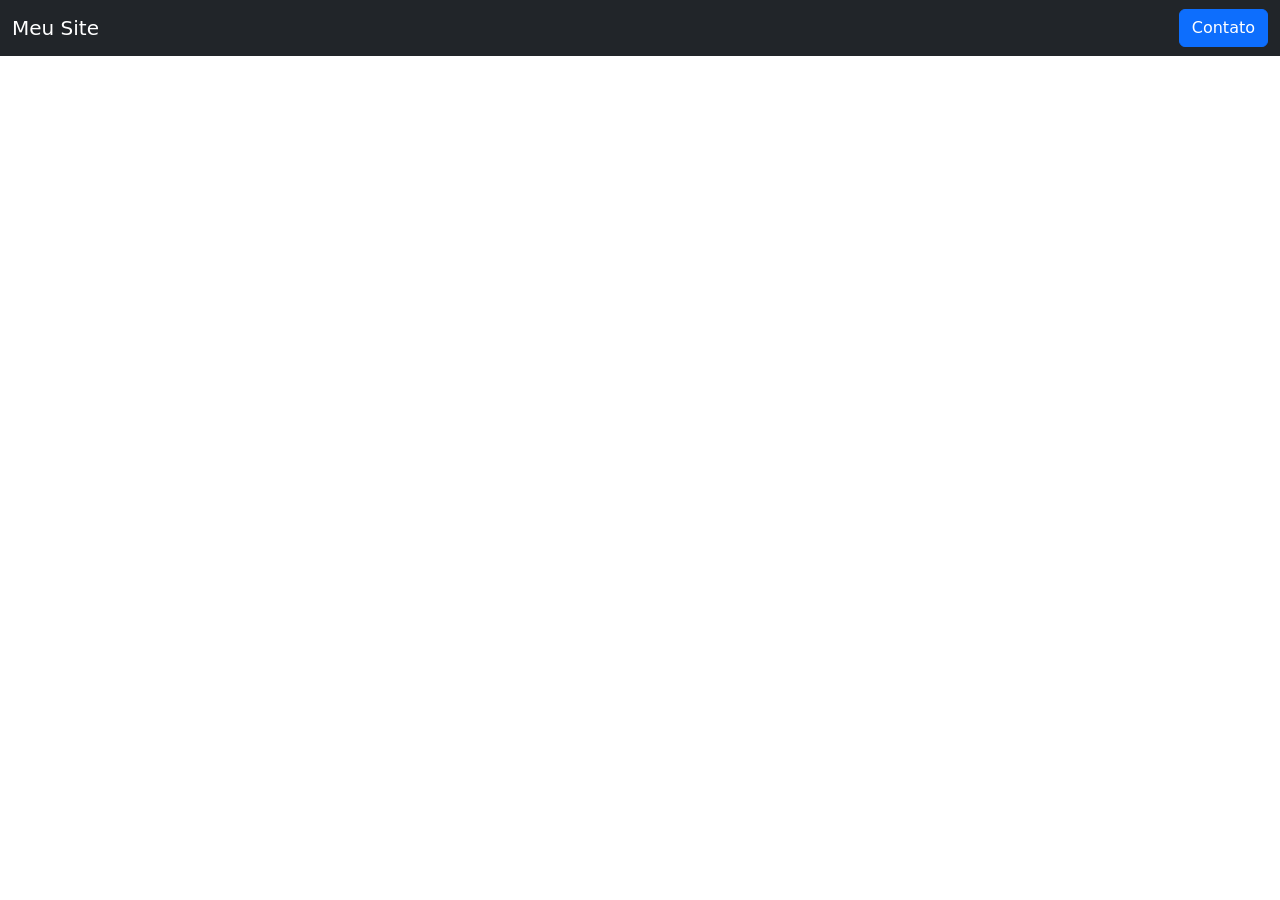
<file: ex10a-al-fazer-nav-modal-(ex)/ex10a.html>
<!DOCTYPE html>
<html lang="pt-br">
<head>
  <meta charset="UTF-8">
  <meta name="viewport" content="width=device-width, initial-scale=1.0">
  <title>Formulário com Modal</title>

  <!-- Bootstrap CSS -->
  <link href="https://cdn.jsdelivr.net/npm/bootstrap@5.3.0/dist/css/bootstrap.min.css" rel="stylesheet">
</head>
<body>

<!-- NAVBAR -->
<nav class="navbar navbar-dark bg-dark">
  <div class="container-fluid">
    <span class="navbar-brand">Meu Site</span>

    <!-- Botão Contato -->
    <button class="btn btn-primary" data-bs-toggle="modal" data-bs-target="#contatoModal">
      Contato
    </button>
  </div>
</nav>

<!-- MODAL -->
<div class="modal fade" id="contatoModal" tabindex="-1">
  <div class="modal-dialog">
    <div class="modal-content">

      <!-- Cabeçalho -->
      <div class="modal-header">
        <h5 class="modal-title">Fale Conosco</h5>
        <button type="button" class="btn-close" data-bs-dismiss="modal"></button>
      </div>

      <!-- Corpo -->
      <div class="modal-body">
        <form class="needs-validation" novalidate>

          <!-- Nome -->
          <div class="mb-3">
            <label class="form-label">Nome</label>
            <input type="text" class="form-control" required>
            <div class="invalid-feedback">
              Por favor, insira seu nome.
            </div>
          </div>

          <!-- Email -->
          <div class="mb-3">
            <label class="form-label">E-mail</label>
            <input type="email" class="form-control" required>
            <div class="invalid-feedback">
              Insira um e-mail válido.
            </div>
          </div>

          <!-- Mensagem -->
          <div class="mb-3">
            <label class="form-label">Mensagem</label>
            <textarea class="form-control" rows="3" required></textarea>
            <div class="invalid-feedback">
              Escreva uma mensagem.
            </div>
          </div>

          <!-- Botão -->
          <button class="btn btn-success w-100" type="submit">
            Enviar
          </button>

        </form>
      </div>

    </div>
  </div>
</div>

<!-- Bootstrap JS -->
<script src="https://cdn.jsdelivr.net/npm/bootstrap@5.3.0/dist/js/bootstrap.bundle.min.js"></script>

<!-- Validação -->
<script>
(() => {
  'use strict'
  const forms = document.querySelectorAll('.needs-validation')

  Array.from(forms).forEach(form => {
    form.addEventListener('submit', event => {
      if (!form.checkValidity()) {
        event.preventDefault()
        event.stopPropagation()
      }
      form.classList.add('was-validated')
    }, false)
  })
})();
</script>

</body>
</html>
</file>
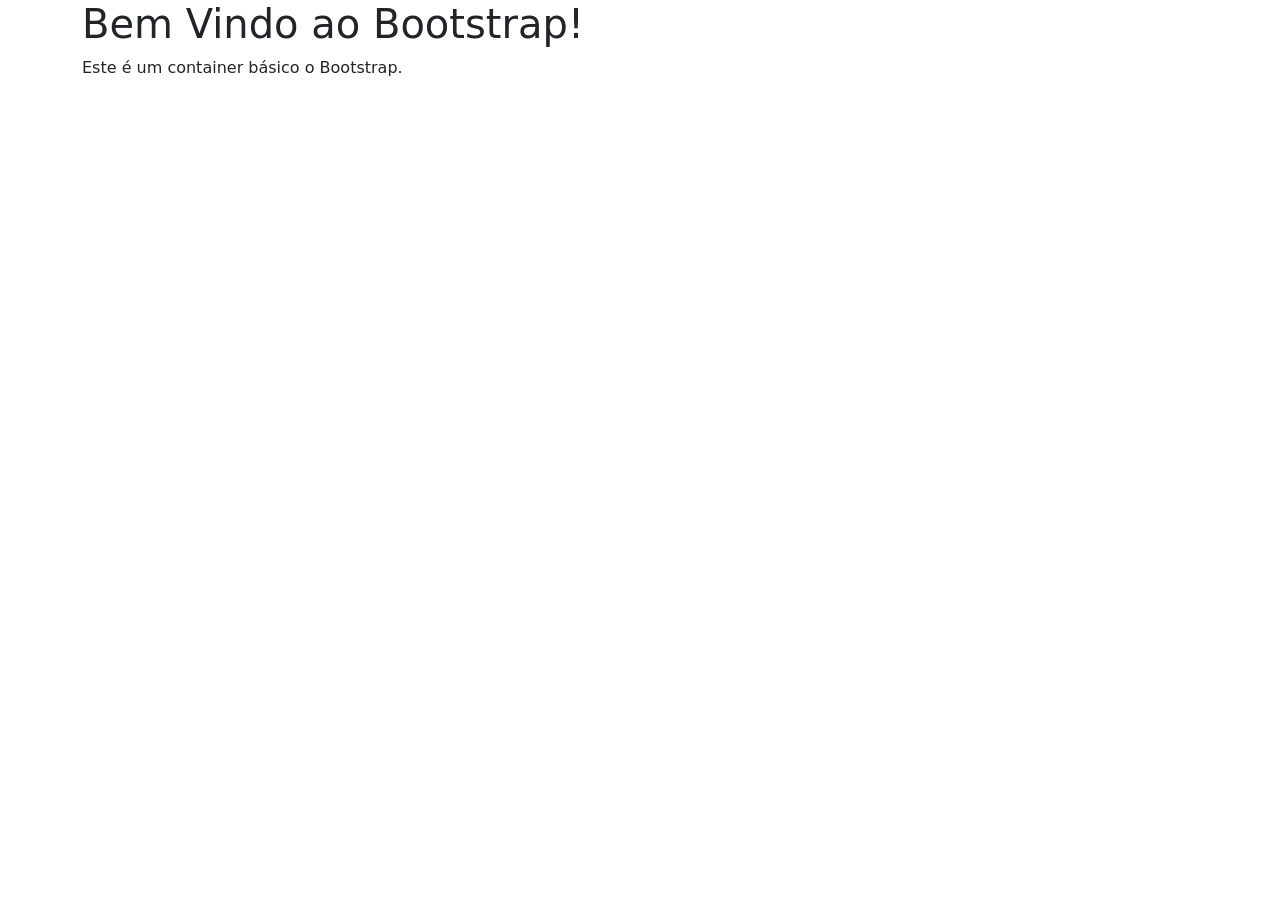
<file: ex1_instalacao-cdn/ex1.html>
<!DOCTYPE html>
<html lang="pt-br">
<head>
    <meta charset="UTF-8">
    <meta name="viewport" content="width=device-width, initial-scale=1.0">
    <title>Introdução ao Bootstrap</title>

    <!-- 1ª Digitação (Aqui) -->
<link href="https://cdn.jsdelivr.net/npm/bootstrap@5.3.8/dist/css/bootstrap.min.css" rel="stylesheet" integrity="sha384-sRIl4kxILFvY47J16cr9ZwB07vP4J8+LH7qKQnuqkuIAvNWLzeN8tE5YBujZqJLB" crossorigin="anonymous">
</head>
<body>

    <!-- 2ª Digitação (Aqui) -->
    <div class="container">
        <h1>Bem Vindo ao Bootstrap!</h1>
        <p>Este é um container básico o Bootstrap.</p>
    </div>
</body>
</html>
</file>
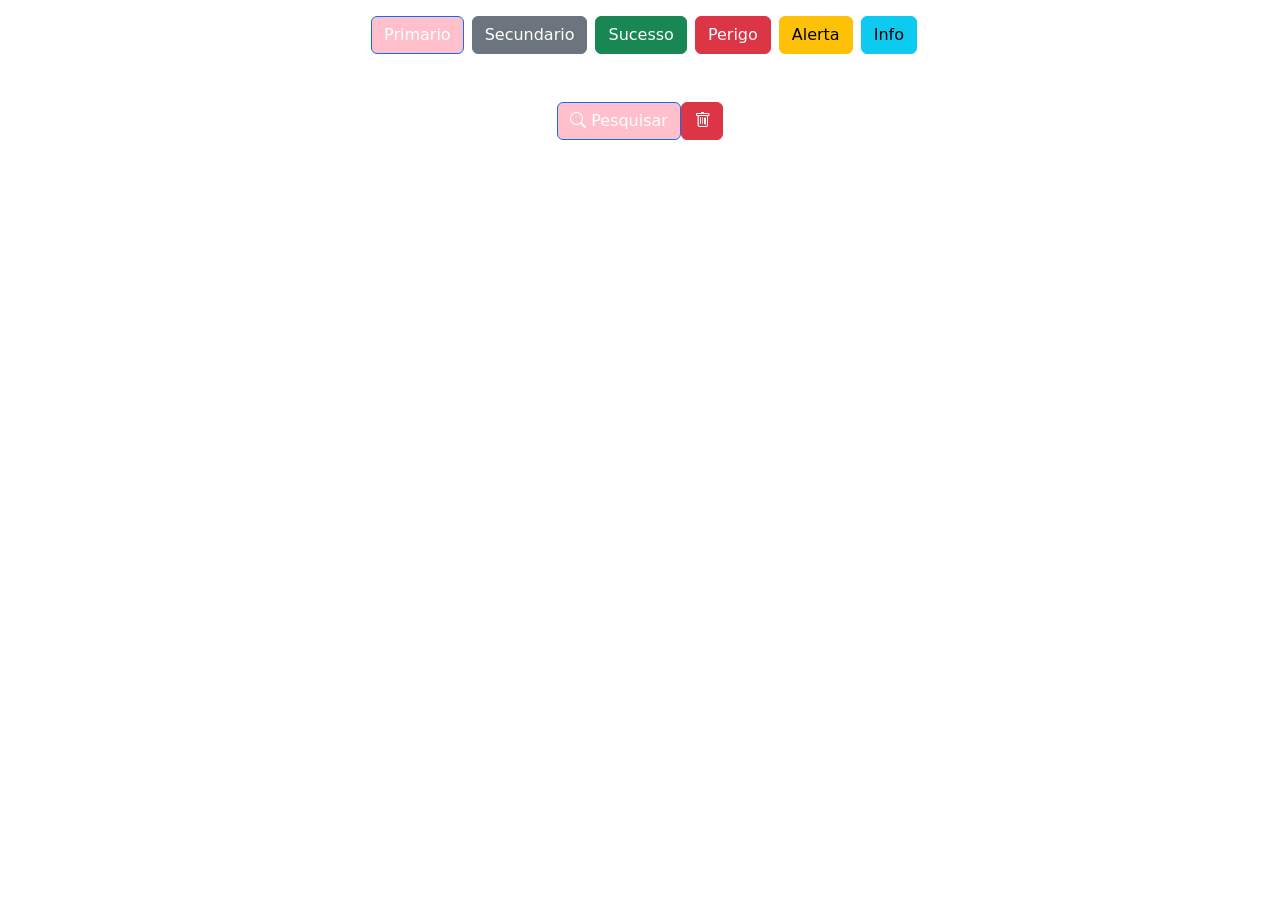
<file: ex3_botoes/ex3.html>
<!DOCTYPE html>
<html lang="pt-br">
<head>
    <meta charset="UTF-8">
    <meta name="viewport" content="width=device-width, initial-scale=1.0">
    <title>Botões Bootstrap</title>

    <!-- Bootstrap CSS -->
    <link href="https://cdn.jsdelivr.net/npm/bootstrap@5.3.0/dist/css/bootstrap.min.css" rel="stylesheet">

    <!-- CSS personalizado -->
     <link rel="stylesheet" href="style.css">
    <!-- Bootstrap ícones -->
    <link rel="stylesheet" href="https://cdn.jsdelivr.net/npm/bootstrap-icons@1.11.3/font/bootstrap-icons.css">

</head>
<body>


    <!-- 1ª Digitação (Aqui) -->
     <div class="container d-flex justify-content-center mt-3">
        <button class="btn btn-primary ms-2">Primario</button>
        <button class="btn btn-secondary ms-2">Secundario</button>
        <button class="btn btn-success ms-2">Sucesso</button>
        <button class="btn btn-danger ms-2">Perigo</button>
        <button class="btn btn-warning ms-2">Alerta</button>
        <button class="btn btn-info ms-2">Info</button>
     </div>

     <div class="container d-flex justify-content-center mt-5">
     <button class="btn btn-primary">
        <i class="bi bi-search"></i> Pesquisar
     </button>
     <button class="btn btn-danger">
        <i class="bi bi-trash"></i> 
     </button>
     </div>
    <script src="https://cdn.jsdelivr.net/npm/bootstrap@5.3.0/dist/js/bootstrap.bundle.min.js"></script>
</body>
</html>
</file>
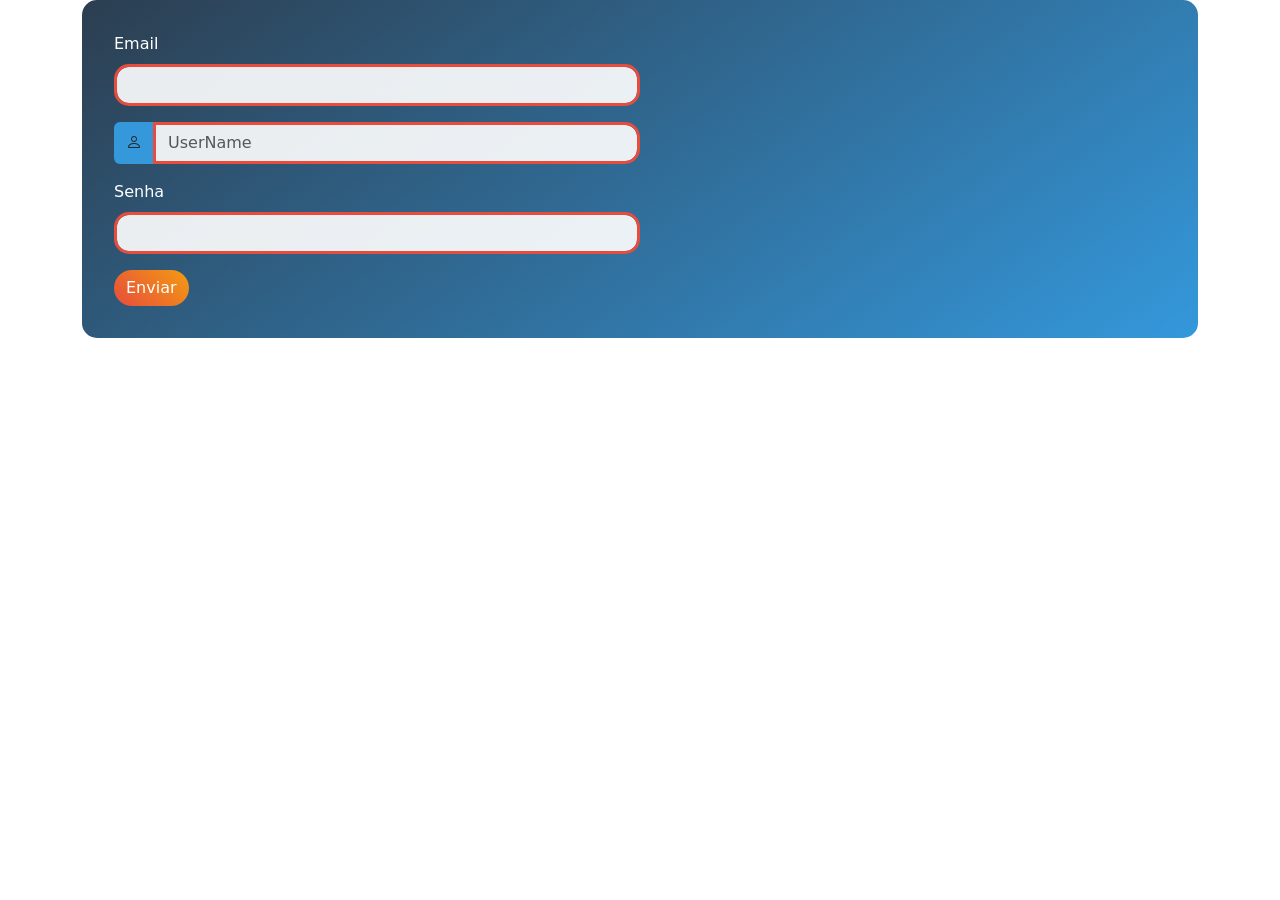
<file: ex4_formulario-sub-css/ex4.html>
<!DOCTYPE html>
<html lang="pt-br">
<head>
    <meta charset="UTF-8">
    <meta name="viewport" content="width=device-width, initial-scale=1.0">
    <title>Formulário Bootstrap Customizado</title>

    <!-- Bootstrap CSS -->
    <link href="https://cdn.jsdelivr.net/npm/bootstrap@5.3.0/dist/css/bootstrap.min.css" rel="stylesheet">
    
    <!-- Bootstrap ícones -->
    <link rel="stylesheet" href="https://cdn.jsdelivr.net/npm/bootstrap-icons@1.11.3/font/bootstrap-icons.css">
    


    <!-- CSS customizado -->
    <link rel="stylesheet" href="styles.css">
</head>
<body>



    <!-- 1ª Digitação (Aqui) -->
     <div class="container">
        <form class="custom-form">
            <div class="col-sm-6 mb-3">
                <label for="email" class="form-label">Email</label>
                <input type="email" class="form-control custom-input" id="email">
            </div>


            <div class="col-sm-6 mb-3">
                <div class="input-group">
                    <span class="input-group-text custom-icon">
                        <i class="bi bi-person"></i>

                    </span>
                    <input type="text" class="form-control custom-input" placeholder="UserName">
                </div>
                
            </div>

            <div class="col-sm-6 mb-3">
                <label for="senha" class="form-label">Senha</label>
                <input type="password" class="form-control custom-input" id="senha">
            </div>

            <button type="submit" class="btn btn-primary custom-button"> Enviar</button>
        </form>
    </div>

     
    <script src="https://cdn.jsdelivr.net/npm/bootstrap@5.3.0/dist/js/bootstrap.bundle.min.js"></script>
</body>
</html>
</file>
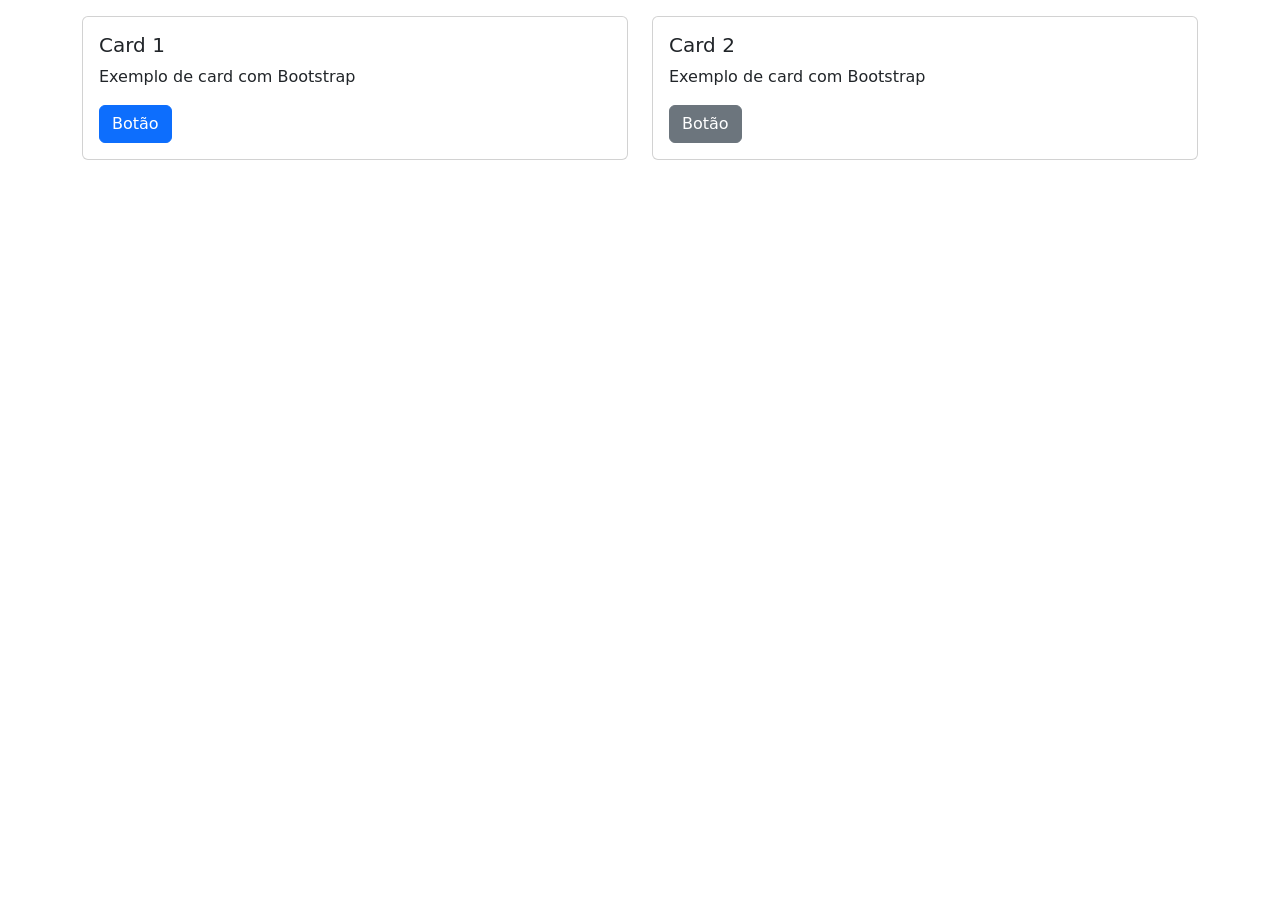
<file: ex5_cards/ex5.html>
<!DOCTYPE html>
<html lang="pt-br">
<head>
    <meta charset="UTF-8">
    <meta name="viewport" content="width=device-width, initial-scale=1.0">
    <title>Cards Bootstrap</title>
    <link href="https://cdn.jsdelivr.net/npm/bootstrap@5.3.0/dist/css/bootstrap.min.css" rel="stylesheet">
</head>
<body>


  <!-- 1ª Digitação (Aqui) -->
   <div class="container mt-3">
      <div class="row">
        <div class="col-sm-6">
          <div class="card">
            <div class="card-body">
              <h5 class="card-title">Card 1</h5>
              <p class="card-text">Exemplo de card com Bootstrap</p>
              <a href="#" class="btn btn-primary">Botão</a>
            </div>
          </div>
        </div>

        <div class="col-sm-6">
          <div class="card">
            <div class="card-body">
              <h5 class="card-title">Card 2</h5>
              <p class="card-text">Exemplo de card com Bootstrap</p>
              <a href="#" class="btn btn-secondary">Botão</a>
            </div>
          </div>
        </div>

      </div>
   </div>

    <script src="https://cdn.jsdelivr.net/npm/bootstrap@5.3.0/dist/js/bootstrap.bundle.min.js"></script>
</body>
</html>
</file>
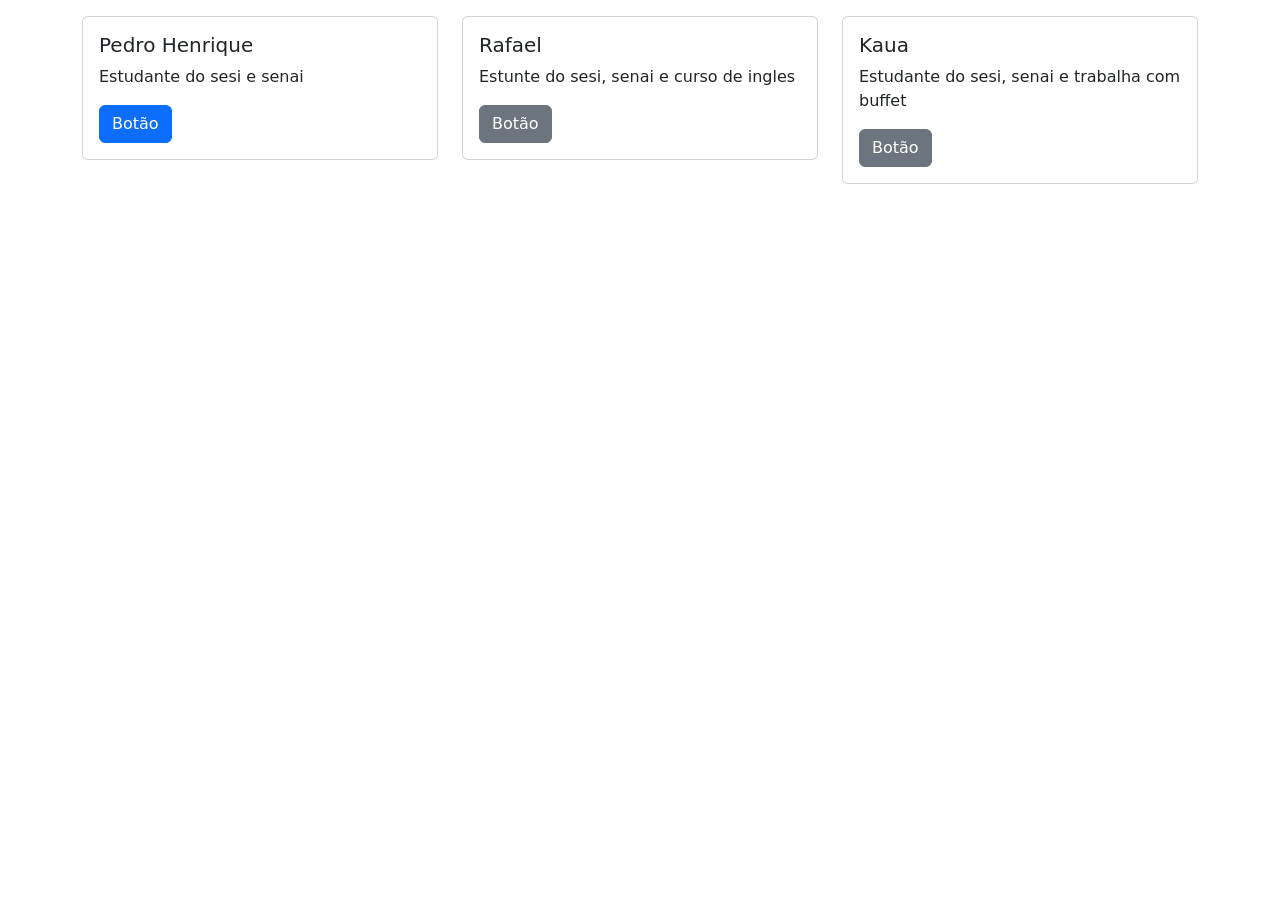
<file: ex5a-al-fazer-grid-(ex)/ex5a.html>
<!DOCTYPE html>
<html lang="pt-br">
<head>
    <meta charset="UTF-8">
    <meta name="viewport" content="width=device-width, initial-scale=1.0">
    <title>Cards Bootstrap</title>
    <link href="https://cdn.jsdelivr.net/npm/bootstrap@5.3.0/dist/css/bootstrap.min.css" rel="stylesheet">
</head>
<body>


  <!-- 1ª Digitação (Aqui) -->
   <div class="container mt-3">
      <div class="row">
        <div class="col-sm-4">
          <div class="card">
            <div class="card-body">
              <h5 class="card-title">Pedro Henrique</h5>
              <p class="card-text">Estudante do sesi e senai</p>
              <a href="#" class="btn btn-primary">Botão</a>
            </div>
          </div>
        </div>

        <div class="col-sm-4">
          <div class="card">
            <div class="card-body">
              <h5 class="card-title">Rafael</h5>
              <p class="card-text">Estunte do sesi, senai e curso de ingles</p>
              <a href="#" class="btn btn-secondary">Botão</a>
            </div>
          </div>
        </div>

        <div class="col-sm-4">
          <div class="card">
            <div class="card-body">
              <h5 class="card-title">Kaua</h5>
              <p class="card-text">Estudante do sesi, senai e trabalha com buffet</p>
              <a href="#" class="btn btn-secondary">Botão</a>
            </div>
          </div>
        </div>

      </div>
   </div>

    <script src="https://cdn.jsdelivr.net/npm/bootstrap@5.3.0/dist/js/bootstrap.bundle.min.js"></script>
</body>
</html>
</file>
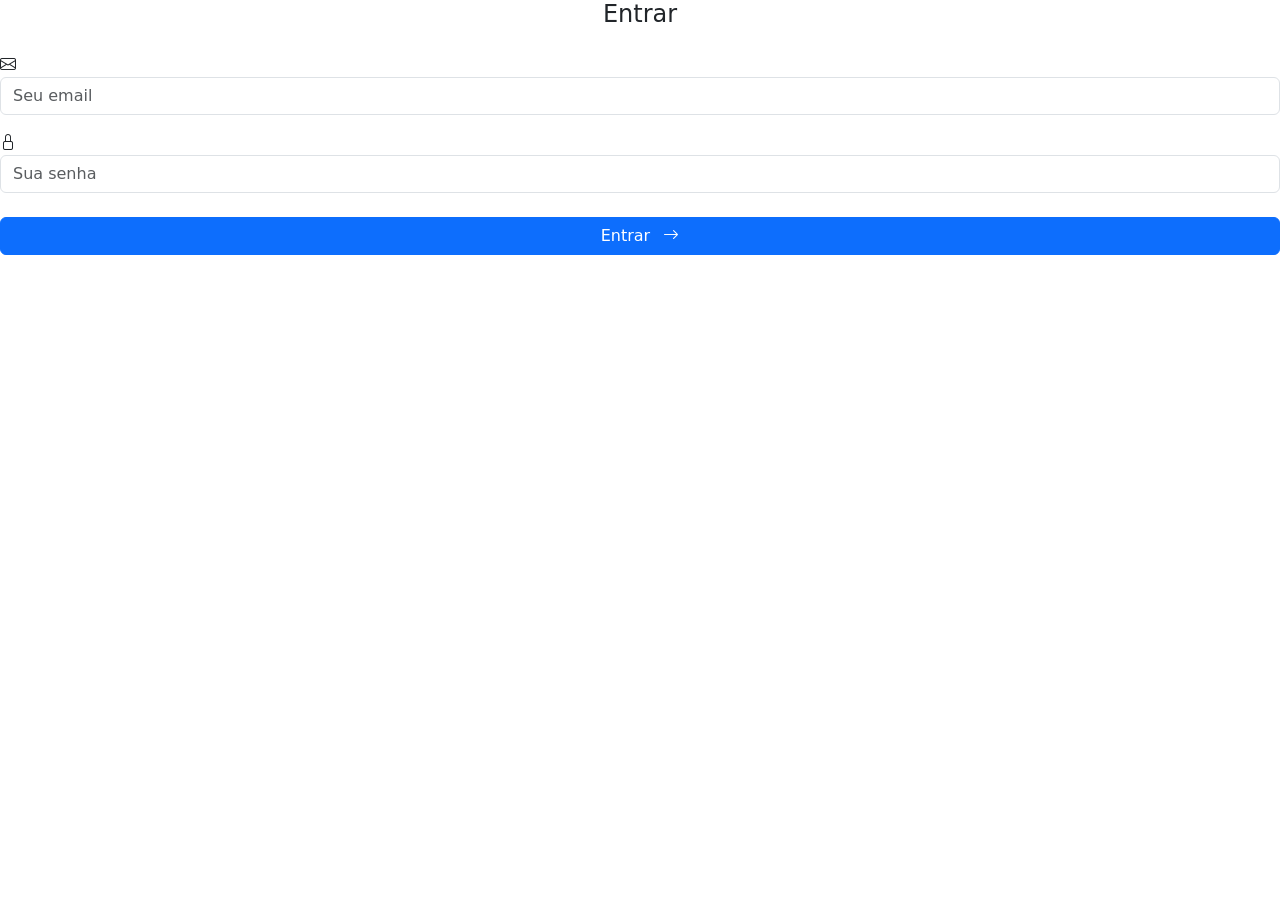
<file: ex5b-al-fazer-formulario-(ex)/ex5b.html>
<!DOCTYPE html>
<html lang="pt-br">
<head>
<meta charset="UTF-8">
<meta name="viewport" content="width=device-width, initial-scale=1.0">

<title>Login</title>

<!-- Bootstrap -->
<link href="https://cdn.jsdelivr.net/npm/bootstrap@5.3.2/dist/css/bootstrap.min.css" rel="stylesheet">

<!-- Bootstrap Icons -->
<link href="https://cdn.jsdelivr.net/npm/bootstrap-icons@1.11.1/font/bootstrap-icons.css" rel="stylesheet">

</head>
<body>

<div class="login-card">

    <h4 class="text-center mb-4">Entrar</h4>

    <form>

        <!-- Email -->
        <div class="mb-3 input-icon">
            <i class="bi bi-envelope"></i>
            <input 
                type="email" 
                class="form-control" 
                placeholder="Seu email"
                required
            >
        </div>

        <!-- Senha -->
        <div class="input-icon mb-4">
            <i class="bi bi-lock"></i>
            <input 
                type="password" 
                class="form-control" 
                placeholder="Sua senha"
                required
            >
        </div>

        <!-- Botão -->
        <button type="submit" class="btn btn-primary w-100 btn-login">
            Entrar <i class="bi bi-arrow-right ms-2"></i>
        </button>

    </form>

</div>

</body>
</html>
</file>
<file: ex13_projeto_imovi/css/styles.css>
* {
    font-family: 'Lato', sans-serif;
}

.bg-primary-color {
    background-color: #fff;
}

.bg-secondary-color {
    background-color: #ece8e2;
}

.bg-dark-color {
    background-color: #050505;
}

.primary-color {
    color: #050505;
}

.secondary-color {
    color: #7a7a7a;
}

/* NAVBAR */
#navbar {
    border-bottom: 1px solid #7a7a7a;
}

#navbar a {
    color: #050505;
}

#navbar a:hover {
    color: #7a7a7a;
}

#navbar .active {
    border-bottom: 1px solid #050505;
}

.navbar-brand {
    display: flex;
}

.navbar-brand img {
    width: 40px;
}

.navbar-brand span {
    font-weight: 700;
    font-size: 1.5rem;
    margin-left: 0.5rem;
}

#navbar-items .navbar-nav {
    display: flex;
    justify-content: center;
    width: 100%;
}

#navbar-items .nav-item {
    margin: 0 1em;
}

/* SLIDER */
#slider {
    margin-top: 8em;
    margin-bottom: 1em;
}

#slider .carousel-caption {
    bottom: 3em;
}

#slider .carousel-caption h5 {
    font-size: 2.5em;
    text-shadow: #000 2px 2px;
}

.btn {
    border-radius: 0;
}

#slider .btn {
    padding: 0.3em 0.8em;
    font-size: 1em;
    margin-top: 1em;
}

.carousel-control-prev,
.carousel-control-next {
    opacity: 0.7;
}

.carousel-control-prev i,
.carousel-control-next {
    opacity: 0.7;
}

.carousel-indicators [data-bs-target] {
    background-color: #222;
    opacity: 0.8;
}

.carousel-indicators .active {
    background-color: #000;
}

@media (min-width: 768px) {
    #slider .carousel-caption {
        bottom: 15em;
    }
    #slider .carousel-caption h5 {
        font-size: 4em;
        text-shadow: #000 2px 3px;
    }
    #slider .btn {
        padding: 0.6em 1.6em;
        font-size: 1.2em;
        margin-top: 1em;
    }
    .carousel-indicators {
        bottom: 7em;
    }
}

/* MINI BANNERS */
#mini-banners {
    margin-bottom: 4em;
}

#mini-banners .card {
    padding: 2em 0.3em;
    border-radius: 0;
}

#mini-banners i {
    font-size: 4em;
}

#mini-banners .card-tittle {
   margin-bottom: 1.5em;
}

#mini-banners .btn {
    margin-top:  1.5em;
    padding: 0.6em 1.2em;
}

#mini-banners .card {
    margin-bottom: 1em;
}

@media (min-width: 768px) {
    #mini-banners {
        margin-top: -6em;
    }
}

/* DESTAQUES */
#featured-container {
    margin-bottom: 4em;
}

.tittle {
    font-size: 1.75em;
    margin-bottom: 0.4em;
    position: relative;
}

.tittle:before {
    width: 75px;
    border-top: 4px solid #7a7a7a;
    content: '';
    position: absolute;
    bottom: 2em;
}

#featured-images {
    margin-top: 2em;
}

#featured-images .col-md-4 {
    position: relative;
    cursor: pointer;
}

#featured-images .col-md-4:hover > .banner-content {
    opacity: 0.8;
}

#featured-images .banner-content {
    position: absolute;
    top: 0;
    left: 0;
    height: 100%;
    width: 100%;
    background-color: #fff;
    display: flex;
    align-items: center;
    justify-content: center;
    flex-direction: column;
    opacity: 0.6;
    transition: 0.5s;
}

@media (min-width: 768px) {
    .title {
        font-size: 2.4em;
    }

    .title:before {
        bottom: 1.5em;
    }

    #featured-images .banner-content {
        opacity: 0;
    }
}

/* INFO */
#info-content {
    margin-bottom: 4em;
    padding: 4em 1em;
}

#info-numbers {
    margin-bottom: 4em;
    padding: 4em 1em;
}

#info-banner {
    align-items: center;
    display: flex;
    margin-bottom: 2.5em;
}

#info-numbers h3 {
    font-size: 3em;
}

@media (min-width: 768px) {
    #info-content {
        padding: 3.5em;
    }
}

/* FOOTER TOP */
#footer {
    padding: 3em 2em;
}

#footer-top {
    margin-bottom: 2em;
}

#footer-top,
#footer-top i {
    color: #fff;
}

#social-icons {
    text-align: right;
}

#social-icons i {
    margin-right: 1em;
    font-size: 1.5em;
    cursor: pointer;
}

#social-icons i:hover {
    color: #7a7a7a;
}

/* FOOTER DETAILS */
#footer-details {
    margin-bottom: 3em;
}

#news-container,
#contact-container,
#links-container {
    padding: 0;
    border: 0;
    margin-bottom: 2em;
}

#footer-details h4 {
    color: #fff;
    margin-bottom: 1.5em;
}

#news-container input {
    border-radius: 0;
    border: none;
}

#links-container li {
    margin-bottom: 0.5em;
}

#links-container a {
    text-decoration: none;
}

#links-container a:hover {
    color: #fff;
}

/* FOOTER BOTTOM */
#footer-bottom {
    border-top: 1px solid #7a7a7a;
    padding-top: 2em;
}

#footer-bottom i {
    color: #e61e10;
}

@media (min-width: 768px) {
    #news-container {
        padding-right: 2em;
    }

    #contact-container {
        padding: 0 2em;
        border-left: 1px solid #7a7a7a;
        border-right: 1px solid #7a7a7a;
    }

    #links-container {
        padding-left: 2em;
    }
}
</file>
<file: ex11_projeto_art/Art_(Alunos)/css/styles.css>
/* ESTILOS GERAIS */
* {
    color: #25282e;
}

a, i {
    transition: .5s;
    text-decoration: none;
}

.secondary-color {
    color: #555;
}

.center-image {
    background-size: cover;
    background-position: center;
}

.btn {
    text-decoration: none;
    background-color: #25282e;
    color: #fff;
    padding: 7px 18px;
    border-radius: 0;
}

.btn:hover {
    background-color: #333;
    color: #fff;
}

/* HEADER*/
#header {
    text-align: center;
    padding: 20px;
    border-bottom: 1px solid #ccc;
}

#header p{
    margin-bottom: 0;
}

#logo-container {
    display: flex;
    justify-content: center;
}

#logo {
    width: 40px;
    margin-right: 15px;
}

/* NAVBAR */
#navbar {
    padding: 10px;
    margin: 10px auto;
}

#navbar a {
    width: 80px;
    color: #444;
}

#navbar a:hover {
    color: #c1b696;
}

/* MAIN IMAGE */
.main-image {
    height: 400px;
    background-image: url('../img/g_1.jpg');
    margin-bottom: 30px;
    position: relative;
}

.main-image-info{
    background-color: #fff;
    padding: 25px;
    position: absolute;
    left: 25px;
    bottom: 25px;
}

/* GALLERY */
#img-2 {
    background-image: url('../img/g_2.jpg');
}

#img-3 {
    background-image: url('../img/g_3.jpg');
}

#img-4 {
    background-image: url('../img/g_4.jpg');
}

#img-5 {
    background-image: url('../img/g_5.jpg');
}

#img-6 {
    background-image: url('../img/g_6.jpg');
}

#gallery-container h1 {
    text-align: center;
}

#gallery-container h1,
#gallery-container .col-md-6,
#gallery-container .col-xs-12 {
    margin-bottom: 50px;
}

.small-image-container {
    height: 250px;
    margin-bottom: 20px;
}

/* FOOTER */
footer {
    border-top: 1px solid #ccc;
    height: 250px;
    padding: 30px;
}

footer i {
    font-size: 20px;
}

#social-icons-container {
    padding: 25px;
}

#social-icons-container div {
    text-align: center;
}

footer p {
    text-align: center;
    margin: 20px;
}

a:hover i {
    color: #c1b696;
}
</file>
<file: ex12_projeto-perfectwatch/PerfectWatch (Completo)/PerfectWatch (Completo)/css/styles.css>
/* Define uma fonte padrão para todos os elementos */
* {
 font-family: 'Montserrat', sans-serif;
}

/* Estilos gerais para o corpo da página */
body {
    background-color: #252525; /* Cor de fundo do corpo */
    color: #FFF; /* Cor do texto */
}

/* Classes para diferentes cores de fundo */
.primary-bg-color {
    background-color: #252525;
}
.destaque {
    background-color: #0D0D0D;
}
.secondary-bg-color {
    background-color: #976DF2;
}
.light-bg-color {
    background-color: #FCF5EB;
}
.dark-bg-color {
    background-color: #0D0D0D;
}

/* Classes para diferentes cores de texto */
.primary-color {
    color: #976DF2;
}
.secondary-color {
    color: #F2F2F2;
}
.light-color {
    color: #FCF5EB;
}


/* Estilos para a barra de navegação (navbar) */

/* Ajusta a direção e alinhamento dos itens da barra de navegação */
#navbar .navbar-nav {
    flex-direction: row;
    justify-content: flex-end;
}

/* Define margem à esquerda para os itens da barra de navegação */
#navbar .navbar-nav li {
    margin-left: 1em;
}

/* Define a cor do texto e links na barra de navegação */
#navbar a,
#navbar button {
    color: #FFF;
}

/* Ajusta a posição dos itens da barra de navegação */
#navbar li {
    position: relative;
}

/* Define estilo para ícones na barra de navegação */
#navbar i {
    font-size: 20px;
}

/* Define estilo de cor quando o mouse passa sobre os ícones */
#navbar i:hover {
    color: #976DF2;
}

/* Define estilo para caixa com número (ex: quantidade de itens) */
#navbar span {
    position: absolute;
    top: -8px;
    right: -8px;
    width: 20px;
    height: 20px;
    border-radius: 50%;
    background-color: #EF3636;
    text-align: center;
}

/* Posiciona a caixa com número no item de sacola de compras */
#bag-item span {
    left: 20px;
}

/* Estilos para a marca/logo na barra de navegação */
.navbar-brand {
    font-weight: 700;
    width: 100%;
    text-align: center;
}

/* Estilo de hover para links 'sobre' */
.sobre a:hover {
    color: #0D0D0D !important; /* Importante para sobrepor outros estilos */
}

/* Ajusta estilo quando a largura da tela é maior do que 768px */
@media(min-width: 768px) {
    .navbar-brand {
        text-align: left;
    }
}

/* Ajusta o espaçamento entre itens da barra de navegação */
#navbar-items {
    justify-content: space-between;
}

/* Ajusta espaçamento quando a largura da tela é maior que 768px */
@media(min-width: 768px) {
    #navbar-items {
        display: flex;
        min-width: 80%;
    }
}

/* Estilos para formulários de busca e newsletter */
#search-form,
#news-form {
    width: 100%;
    margin: 2em 0;
}

/* Ajusta largura e margem quando a largura da tela é maior que 768px */
@media(min-width: 768px) {
    #search-form,
    #news-form {
        width: 50%;
        margin: 0;
    }
}

/* Estilos para campos de input em formulários */
#search-form,
#news-form {
    border: 2px solid #F2F2F2;
    border-radius: 3px;
    padding: 5px 15px;
}

/* Estilos para campos de input em formulários */
#search-form input,
#news-form input {
    background-color: transparent;
    border: none;
    color: #FFF;
}

/* Estilos para campos de input quando focados */
#search-form input:focus,
#news-form input:focus {
    box-shadow: none;
}

/* Estilos para placeholders em campos de input */
#search-form input::placeholder,
#news-form input::placeholder {
    color: #FFF;
}


/* Estilos para a barra de navegação inferior (bottom-navbar) */

/* Ajusta a posição dos itens na barra de navegação inferior */
#bottom-navbar-container .container {
    justify-content: flex-end;
}

/* Define cor do texto e links na barra de navegação inferior */
#bottom-navbar-container a {
    color: #FFF;
    font-weight: 600;
}

/* Define tamnho do ícone do botão para mostrar/esconder o menu */
.navbar-toggler {
    font-size: 1.5em;
}
/* BANNERS */
#banners-container {
  padding: 0;
}

.carousel-caption {
  bottom: 5em;
  padding: 1em;
  left: 12%;
  right: 12%;
}

.carousel-caption h5 {
  font-size: 1.8em;
}

@media(min-width: 768px) {
  #slider .carousel-item,
  #slider img {
    height: 600px;
  }

  .carousel-caption {
    left: 23%;
    right: 23%;
  }

  .carousel-caption h5 {
    font-size: 4em;
  }
}

/* MINI BANNERS */
#mini-banners {
  margin-top: -3em;
  z-index: 10;
}

#mini-banners .col-12 {
  z-index: 1;
  height: 300px;
  padding: 1.5em;
  position: relative;
  display: flex;
  flex-direction: column;
  justify-content: space-between;
}

@media(min-width: 768px) {
  #mini-banners .col-12 {
    max-width: 30%;
  }

  #mini-banners .col-12 h2 {
    font-size: 2.2em;
  }
}

#mini-banners .col-12 h2 {
  text-transform: uppercase;
  max-width: 50px;
  font-size: 1.3em;
  font-weight: 700;
  line-height: 1em;
}

#mini-banners .col-12 img {
  height: 220px;
  position: absolute;
  right: 1em;
  bottom: 1em;
}

#mini-banners .col-12 a {
  font-weight: bold;
  color: #FFF;
  font-size: 0.8em;
  transition: .5s;
}

#mini-banners .col-12 a:hover {
  color: #0D0D0D;
}

#mini-banners #mini-banner-1 a:hover {
  color: #976DF2;
}

#mini-banners #mini-banner-3 a {
  color: #0D0D0D;
}

#mini-banners #mini-banner-3 a:hover {
  color: #976DF2;
}

/* BEST SELLERS */
.card-img-top {
  height: 200px;
  object-fit: cover;
}

#best-sellers {
  padding: 4em 0;
}

#best-sellers .row {
  margin: 0;
}

#best-sellers .col-md-3 {
  padding: 0;
}

.title {
  text-transform: uppercase;
  font-weight: 900;
  font-size: 2.5em;
  margin-bottom: 1em;
  text-align: center;
}

@media(min-width: 768px) {
  .title {
    text-align: left;
  }
}

.original-price {
  font-size: 18px;
  color: #F2F2F2;
  text-decoration: line-through;
  margin-right: 10px;
}

.discount-price {
  font-size: 24px;
  color: #976DF2;
}

.card {
  text-align: center;
  border-radius: 0;
}

.card img {
  width: 140px;
  margin: 2em auto;
}

.card .card-category {
  font-size: .8em;
}

.card .card-text {
  margin: 2em 0;
  font-weight: bold;
}

.btn {
  background-color: transparent;
  border-color: #976DF2;
}

.btn:hover {
  background-color: #976DF2;
  border-color: #976DF2;
}

/* BOTTOM BANNER */
#bottom-banner {
  background-color: #0D0D0D;
  padding: 6em;
  margin-bottom: 4em;
  text-align: center;
}

#bottom-banner .offer-subtitle,
#bottom-banner h2 {
  text-transform: uppercase;
  font-weight: bold;
}

#bottom-banner .btn {
  margin: 2em;
  font-weight: bold;
  padding: 1em;
}

#bottom-banner img {
  max-width: 175px;
}

@media(min-width: 768px) {
  #bottom-banner h2 {
    font-size: 5em;
  }
}

/* NEW PRODUCTS */
#new-products {
  margin-bottom: 5rem;
}

#new-products-banner {
  display: flex;
  flex-direction: column;
  justify-content: center;
  align-items: center;
  background-color: #0D0D0D;
}

#new-products-banner h3 {
  text-transform: uppercase;
  font-weight: bold;
  margin-bottom: 1rem;
  font-size: 2rem;
}

#new-products .col-md-4 {
  padding: 0;
}

#new-products .card img {
  height: 150px;
  width: 90px;
  margin: 2em auto;
}

/* GALLERY */
#gallery .image-container {
  background-size: cover;
  background-position: center;
  height: 225px;
  cursor: pointer;
  transition: .5s;
  border: 3px solid #0D0D0D;
}

#gallery .image-container:hover {
  border-color: #976DF2;
}

#insta1 { background-image: url('../img/insta1.jpg'); }
#insta2 { background-image: url('../img/insta2.jpg'); }
#insta3 { background-image: url('../img/insta3.jpg'); }
#insta4 { background-image: url('../img/insta4.jpg'); }
#insta5 { background-image: url('../img/insta5.jpg'); }
#insta6 { background-image: url('../img/insta6.jpg'); }

/* FOOTER */
#footer-links-container {
  border-bottom: 1px solid #F2F2F2;
}

#footer .footer-column {
  padding: 2em;
  display: flex;
  flex-direction: column;
  align-items: center;
  justify-content: center;
  text-align: center;
}

@media(min-width: 795px) {
  #footer .footer-column {
    padding: 5em 2em;
  }
}

#footer-links-container h3 {
  margin-bottom: 25px;
  text-transform: uppercase;
}

#footer-links-container li {
  font-size: .8em;
  text-align: center;
}

#footer-links-container a {
  text-decoration: none;
}

#footer-links-container li a:hover {
  color: #976DF2;
}

#footer-center {
  border-left: 1px solid #F2F2F2;
  border-right: 1px solid #F2F2F2;
}

#footer-center h3 {
  font-weight: 900;
}

#footer-center .store-phone {
  color: #976DF2;
  font-weight: bold;
  font-size: 2em;
  margin-top: -15px;
}

/* NEWSLETTER */
#newsletter-container {
  background-color: #0D0D0D;
  border-bottom: 1px solid #F2F2F2;
  text-align: center;
  padding: 20px;
}

#news-form {
  max-width: 600px;
  margin: 15px auto;
}

#news-form i {
  font-size: 1.5em;
}

#news-form .btn {
  color: #FFF;
}

#social-container {
  margin: 20px auto;
}

#social-container i {
  font-size: 1.5em;
  margin: 10px;
  cursor: pointer;
  color: #F2F2F2;
  transition: .3s;
}

#social-container i:hover {
  color: #976DF2;
}

/* COPY */
#copy-container {
  text-align: center;
  padding: 30px;
}
</file>
<file: ex3_botoes/style.css>
.btn-primary{
    background-color: pink;
}
</file>
<file: ex4_formulario-sub-css/styles.css>
/* 2ª Digitação (Aqui) */
/* /Formularios e inputs/ */
.custom-form {
    background: linear-gradient(145deg, #2c3e50, #3498db);
    padding: 2rem;
    border-radius: 15px;
}

.form-label {
    color: #fff;
}

.custom-icon {
    background-color: #3498db;
    border: #3498db;
}
 
.form-control.custom-input{
    border: 3px solid #e74c3c;
    border-radius: 15px;
    background-color: rgba(255, 255, 255, 0.9);
}

.form-control.custom-input:focus {
    border-color: #2ecc71;
    transform: scale(1.02);
}

.input-group {
    width: 100%;
}

.btn.btn-primary.custom-button {
     background: linear-gradient(45deg, #e74c3c,#f39c12);
     padding: 0.8rem 2 rem;
     border-radius: 50px;
     border: none;
}

.btn.btn-primary.custom-button:hover {
    transform: translateY(-5px);
    box-shadow: 0 10px 20px  rgba(231, 76, 60, 0.4);
}
</file>
